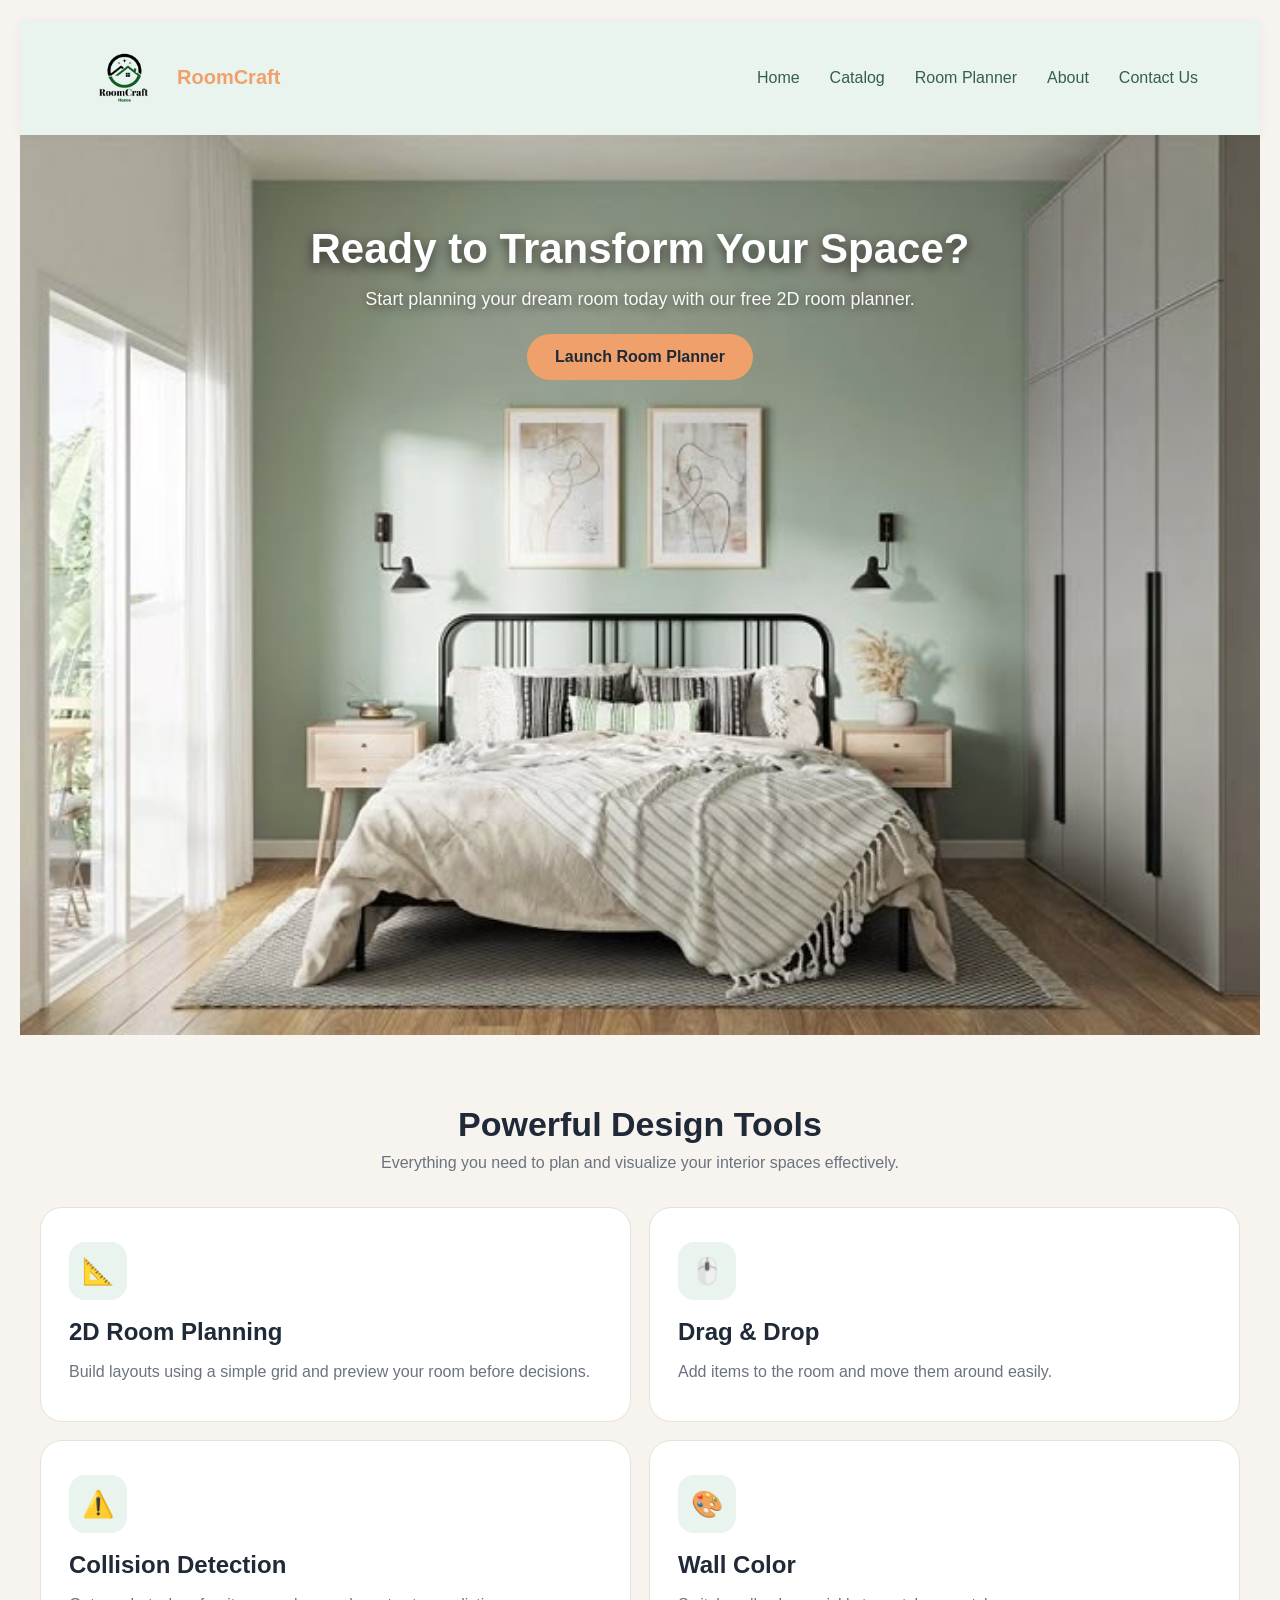
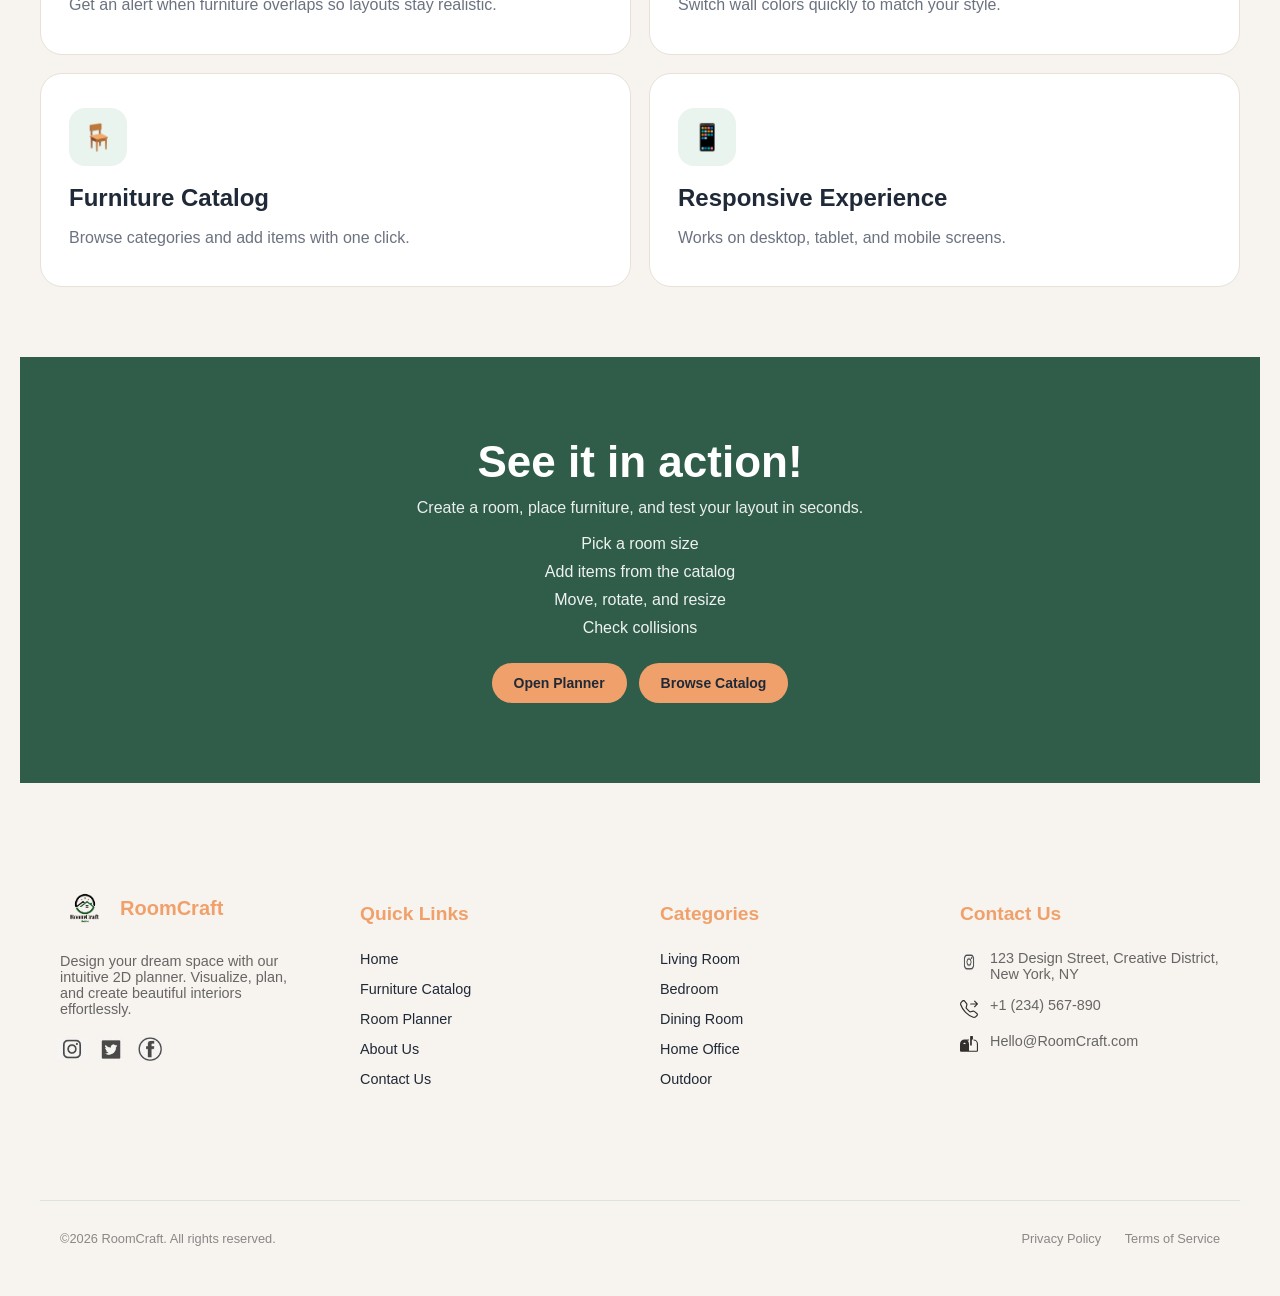
<file: index.html>
<!DOCTYPE html>
<html lang="en">

<head>
  <meta charset="UTF-8" />
  <meta name="viewport" content="width=device-width, initial-scale=1.0" />
  <title>RoomCraft | Home</title>

  <link rel="stylesheet" href="./index.css">

</head>

  

<body>
    <header class="mainNavbar">

        <div class="navLogo">
         <a href="index.html" class="logo">
          <img src="./images/LOGO.png" alt="RoomCraft logo" class="logoImage">
          <span class="logoText">RoomCraft</span>
         </a>
        </div>

        <button class="hamburgerBtn" id="hamburgerBtn">
            <span class="bar"></span>
            <span class="bar"></span>
            <span class="bar"></span>
        </button>

        <nav>
            <ul class="navLinks">
                <li><a href="index.html">Home</a></li>
                <li><a href="catalog.html">Catalog</a></li>
                <li><a href="planner.html">Room Planner</a></li>
                <li><a href="about.html">About</a></li>
                <li><a href="contactUs.html">Contact Us</a></li>
            </ul>
        </nav>

    </header>



 <main id="main">
  <section class="ctaSection" aria-label="Room planner call to action">
    <div class="ctaContainer container">
      <h1 class="ctaTitle">Ready to Transform Your Space?</h1>

      <p class="ctaDescription">
        Start planning your dream room today with our free 2D room planner.
      </p>

      <a href="planner.html" class="button">Launch Room Planner</a>
    </div>
  </section>

  <section class="toolsSection" aria-label="Design tools">
    <div class="toolsContainer container">
      <header class="sectionHeader">
        <h2 class="sectionTitle">Powerful Design Tools</h2>
        <p class="sectionSubtitle">
          Everything you need to plan and visualize your interior spaces effectively.
        </p>
      </header>

      <div class="toolsGrid">
        <article class="toolCard">
          <div class="toolIcon" aria-hidden="true">📐</div>
          <h3 class="toolTitle">2D Room Planning</h3>
          <p class="toolText">Build layouts using a simple grid and preview your room before decisions.</p>
        </article>

        <article class="toolCard">
          <div class="toolIcon" aria-hidden="true">🖱️</div>
          <h3 class="toolTitle">Drag &amp; Drop</h3>
          <p class="toolText">Add items to the room and move them around easily.</p>
        </article>

        <article class="toolCard">
          <div class="toolIcon" aria-hidden="true">⚠️</div>
          <h3 class="toolTitle">Collision Detection</h3>
          <p class="toolText">Get an alert when furniture overlaps so layouts stay realistic.</p>
        </article>

        <article class="toolCard">
          <div class="toolIcon" aria-hidden="true">🎨</div>
          <h3 class="toolTitle">Wall Color</h3>
          <p class="toolText">Switch wall colors quickly to match your style.</p>
        </article>

        <article class="toolCard">
          <div class="toolIcon" aria-hidden="true">🪑</div>
          <h3 class="toolTitle">Furniture Catalog</h3>
          <p class="toolText">Browse categories and add items with one click.</p>
        </article>

        <article class="toolCard">
          <div class="toolIcon" aria-hidden="true">📱</div>
          <h3 class="toolTitle">Responsive Experience</h3>
          <p class="toolText">Works on desktop, tablet, and mobile screens.</p>
        </article>
      </div>
    </div>
  </section>

  <section class="homePreviewSection" aria-label="Preview">
    <div class="previewContainer container">
      <div class="previewText">
        <h2 class="sectionTitle">See it in action!</h2>
        <p class="sectionSubtitle">
          Create a room, place furniture, and test your layout in seconds.
        </p>

        <ul class="previewList">
          <li>Pick a room size</li>
          <li>Add items from the catalog</li>
          <li>Move, rotate, and resize</li>
          <li>Check collisions</li>
        </ul>

        <div class="previewActions">
          <a class="button" href="planner.html">Open Planner</a>
          <a class="button" href="catalog.html">Browse Catalog</a>
        </div>
      </div>
    </div>
  </section>
</main>

   <footer>
        <div class="footerContainer">

            <div class="footerBrand">
                <div class="footerLogo">
                    <img src="./images/LOGO.png" alt="website logo" class="logoIcon">
                    <span class="logoText">RoomCraft</span>
                </div>
                <p class="footerBrandDescription">
                    Design your dream space with our intuitive 2D planner. Visualize, plan, and create beautiful
                    interiors effortlessly.
                </p>
                <div class="socialMediaIcons">
                    <a href="www.instagram.com"><img src="./images/instegarmIcon.png" alt="room designer instegram"></a>
                    <a href="www.twitter.com"><img src="./images/twitter.png" alt="room designer twitter"></a>
                    <a href="www.facebook.com"><img src="./images/facebook.png" alt="room designer facebook"></a>

                </div>
            </div>

            <div class="footerSection">
                <h3>Quick Links</h3>
                <ul class="footerLinks">
                    <li><a href="index.html">Home</a></li>
                    <li><a href="catalog.html">Furniture Catalog</a></li>
                    <li><a href="planner.html">Room Planner</a></li>
                    <li><a href="about.html">About Us</a></li>
                    <li><a href="contactUs.html">Contact Us</a></li>
                </ul>
            </div>

            <div class="footerCategories">
                <h3>Categories</h3>
                <ul class="footerLinks">
                    <li><a href="..........">Living Room</a></li>
                    <li><a href=".........">Bedroom</a></li>
                    <li><a href=".........">Dining Room</a></li>
                    <li><a href=".....">Home Office</a></li>
                    <li><a href="........">Outdoor</a></li>
                </ul>
            </div>

            <div class="footerContactUs">
                <h3>Contact Us</h3>
                <ul class="footerContactOptions">
                    <li>
                        <img src="./images/instegarmIcon.png" alt="location icon" class="contactUsIcons">
                        <!-- span is inline unlike p -->
                        <span>123 Design Street, Creative District, New York, NY</span>
                    </li>
                    <li>
                        <img src="./images/telephone-forward-Clear.svg" alt="phone number icon" class="contactUsIcons">
                        <span>+1 (234) 567-890</span>
                    </li>
                    <li>
                        <img src="./images/mailboxBlack-flag.svg" alt="email icon" class="contactUsIcons">
                        <span>Hello@RoomCraft.com</span>
                    </li>
                </ul>
            </div>
        </div>

        <div class="footerBottom">
            <!-- &copy = c in a circle -->
            <p>&copy;2026 RoomCraft. All rights reserved.</p>
            <div class="footerLegalyLinks">
                <a href=".....">Privacy Policy</a>
                <a href=".....">Terms of Service</a>
            </div>
        </div>
    </footer>
<script src="index.js"></script>

</body>

</html>
</file>
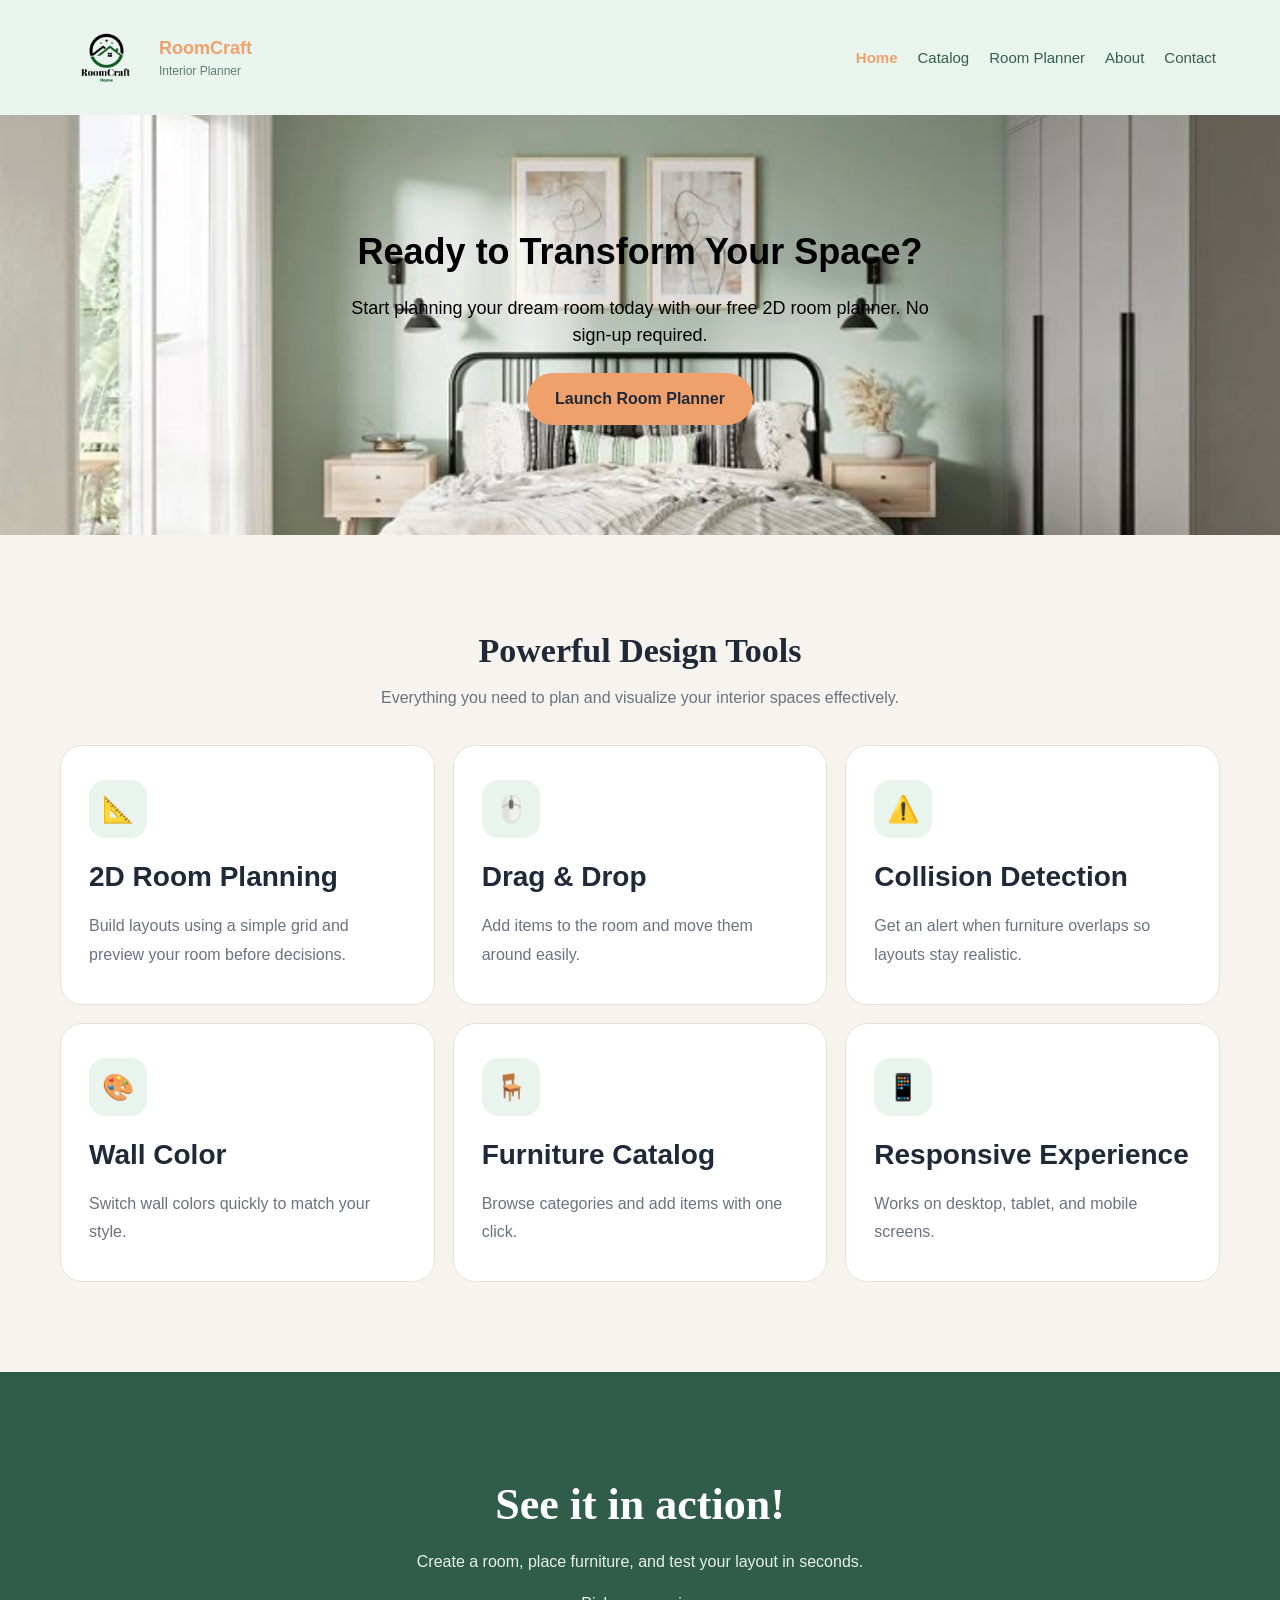
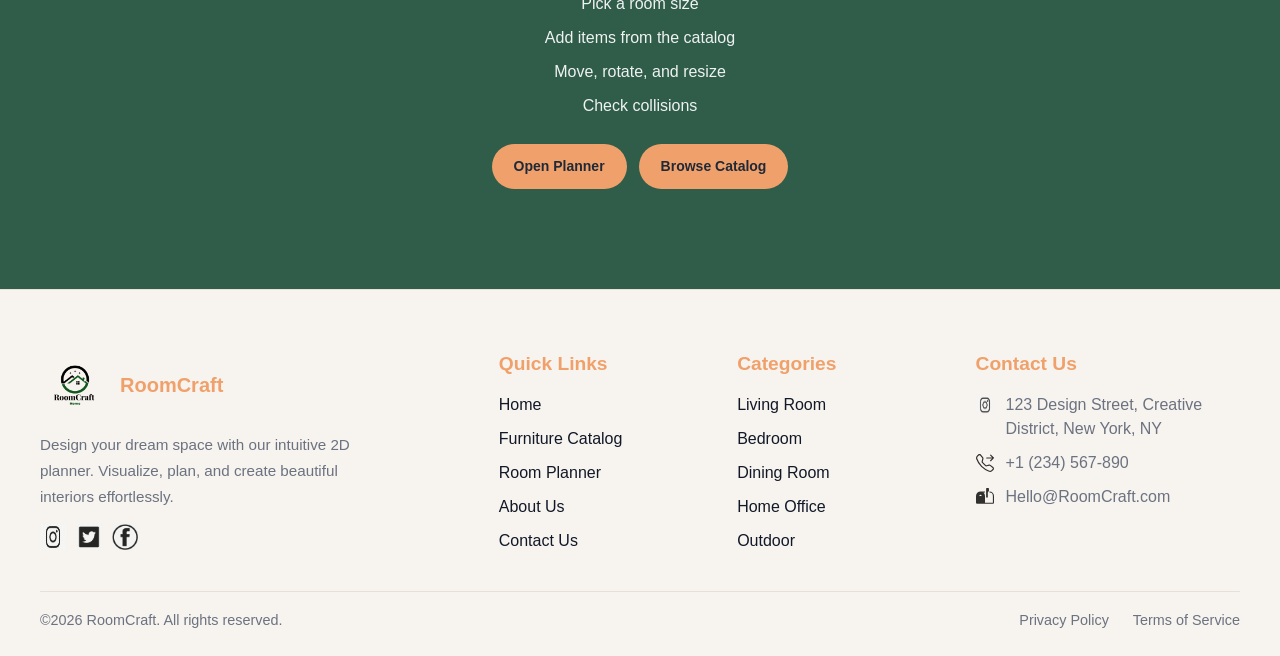
<file: index/index.html>
<!DOCTYPE html>
<html lang="en">

<head>
  <meta charset="UTF-8" />
  <meta name="viewport" content="width=device-width, initial-scale=1.0" />
  <title>RoomCraft | Home</title>

  <link rel="stylesheet" href="./index.css">

</head>

<body>
  

 <header class="mainNavbar">

  <div class="navLogo">
    <a href="index.html" class="logo" aria-label="RoomCraft Home">
      <img src="/images/LOGO.png" alt="RoomCraft" class="logo-image">
      <span class="logo-text">
        <span class="logo-name">RoomCraft</span>
        <span class="logo-tagline">Interior Planner</span>
      </span>
    </a>
  </div>

  <button class="hamburgerBtn" id="hamburgerBtn" aria-label="Toggle menu">
    <span class="bar"></span>
    <span class="bar"></span>
    <span class="bar"></span>
  </button>

  <nav aria-label="Main navigation">
    <ul class="navLinks">
      <li><a href="index.html" aria-current="page">Home</a></li>
      <li><a href="catalog.html">Catalog</a></li>
      <li><a href="planner.html">Room Planner</a></li>
      <li><a href="about.html">About</a></li>
      <li><a href="contact.html">Contact</a></li>
    </ul>
  </nav>

</header>



  <main id="main">
    <section class="cta-section" aria-label="Room planner call to action">
      <div class="cta-container">

        <h1 class="cta-title">
          Ready to Transform Your Space?
        </h1>

        <p class="cta-description">
          Start planning your dream room today with our free 2D room planner.
          No sign-up required.
        </p>

        <a href="planner.html" class="button">
          Launch Room Planner
        </a>

      </div>
    </section>

    <section class="tools-section" aria-label="Design tools">
      <div class="tools-container">
        <header class="section-header">
          <h2 class="section-title">Powerful Design Tools</h2>
          <p class="section-subtitle">
            Everything you need to plan and visualize your interior spaces effectively.
          </p>
        </header>

        <div class="tools-grid">
  <article class="tool-card">
  <div class="tool-icon" aria-hidden="true">📐</div>
  <h3 class="tool-title">2D Room Planning</h3>
  <p class="tool-text">
    Build layouts using a simple grid and preview your room before decisions.
  </p>
</article>

<article class="tool-card">
  <div class="tool-icon" aria-hidden="true">🖱️</div>
  <h3 class="tool-title">Drag &amp; Drop</h3>
  <p class="tool-text">
    Add items to the room and move them around easily.
  </p>
</article>

<article class="tool-card">
  <div class="tool-icon" aria-hidden="true">⚠️</div>
  <h3 class="tool-title">Collision Detection</h3>
  <p class="tool-text">
    Get an alert when furniture overlaps so layouts stay realistic.
  </p>
</article>

<article class="tool-card">
  <div class="tool-icon" aria-hidden="true">🎨</div>
  <h3 class="tool-title">Wall Color</h3>
  <p class="tool-text">
    Switch wall colors quickly to match your style.
  </p>
</article>

<article class="tool-card">
  <div class="tool-icon" aria-hidden="true">🪑</div>
  <h3 class="tool-title">Furniture Catalog</h3>
  <p class="tool-text">
    Browse categories and add items with one click.
  </p>
</article>

<article class="tool-card">
  <div class="tool-icon" aria-hidden="true">📱</div>
  <h3 class="tool-title">Responsive Experience</h3>
  <p class="tool-text">
    Works on desktop, tablet, and mobile screens.
  </p>
</article>

</div>
      </div>
    </section>

   <section class="home-preview-section" aria-label="Preview">
  <div class="preview-container">
    <div class="preview-text">
      <h2 class="section-title">See it in action!</h2>
      <p class="section-subtitle">
        Create a room, place furniture, and test your layout in seconds.
      </p>

      <ul class="preview-list">
        <li>Pick a room size</li>
        <li>Add items from the catalog</li>
        <li>Move, rotate, and resize</li>
        <li>Check collisions</li>
      </ul>

      <div class="preview-actions">
        <a class="button" href="planner.html">Open Planner</a>
        <a class="button" href="catalog.html">Browse Catalog</a>
      </div>
    </div>

  </div>
</section>


  </main>

  <footer>
        <div class="footerContainer">

            <div class="footerBrand">
                <div class="footerLogo">
                    <img src="/images/LOGO.png" alt="website logo" class="logoIcon">
                    <span class="logoText">RoomCraft</span>
                </div>
                <p class="footerBrandDescription">
                    Design your dream space with our intuitive 2D planner. Visualize, plan, and create beautiful
                    interiors effortlessly.
                </p>
                <div class="socialMediaIcons">
                    <a href="www.instagram.com"><img src="/images/instegarmIcon.png" alt="room designer instegram"></a>
                    <a href="www.twitter.com"><img src="/images/twitter.png" alt="room designer twitter"></a>
                    <a href="www.facebook.com"><img src="/images/facebook.png" alt="room designer facebook"></a>

                </div>
            </div>

            <div class="footerSection">
                <h3>Quick Links</h3>
                <ul class="footerLinks">
                    <li><a href="index.html">Home</a></li>
                    <li><a href="catalog.html">Furniture Catalog</a></li>
                    <li><a href="planner.html">Room Planner</a></li>
                    <li><a href="about.html">About Us</a></li>
                    <li><a href=".......">Contact Us</a></li>
                </ul>
            </div>

            <div class="footerCategories">
                <h3>Categories</h3>
                <ul class="footerLinks">
                    <li><a href="..........">Living Room</a></li>
                    <li><a href=".........">Bedroom</a></li>
                    <li><a href=".........">Dining Room</a></li>
                    <li><a href=".....">Home Office</a></li>
                    <li><a href="........">Outdoor</a></li>
                </ul>
            </div>

            <div class="footerContactUs">
                <h3>Contact Us</h3>
                <ul class="footerContactOptions">
                    <li>
                        <img src="/images/instegarmIcon.png" alt="location icon" class="contactUsIcons">
                        <!-- span is inline unlike p -->
                        <span>123 Design Street, Creative District, New York, NY</span>
                    </li>
                    <li>
                        <img src="/images/telephone-forward-Clear.svg" alt="phone number icon" class="contactUsIcons">
                        <span>+1 (234) 567-890</span>
                    </li>
                    <li>
                        <img src="/images/mailboxBlack-flag.svg" alt="email icon" class="contactUsIcons">
                        <span>Hello@RoomCraft.com</span>
                    </li>
                </ul>
            </div>
        </div>

        <div class="footerBottom">
            <!-- &copy = c in a circle -->
            <p>&copy;2026 RoomCraft. All rights reserved.</p>
            <div class="footerLegalyLinks">
                <a href=".....">Privacy Policy</a>
                <a href=".....">Terms of Service</a>
            </div>
        </div>
    </footer>
<script src="index.js"></script>

</body>
</html>
</file>
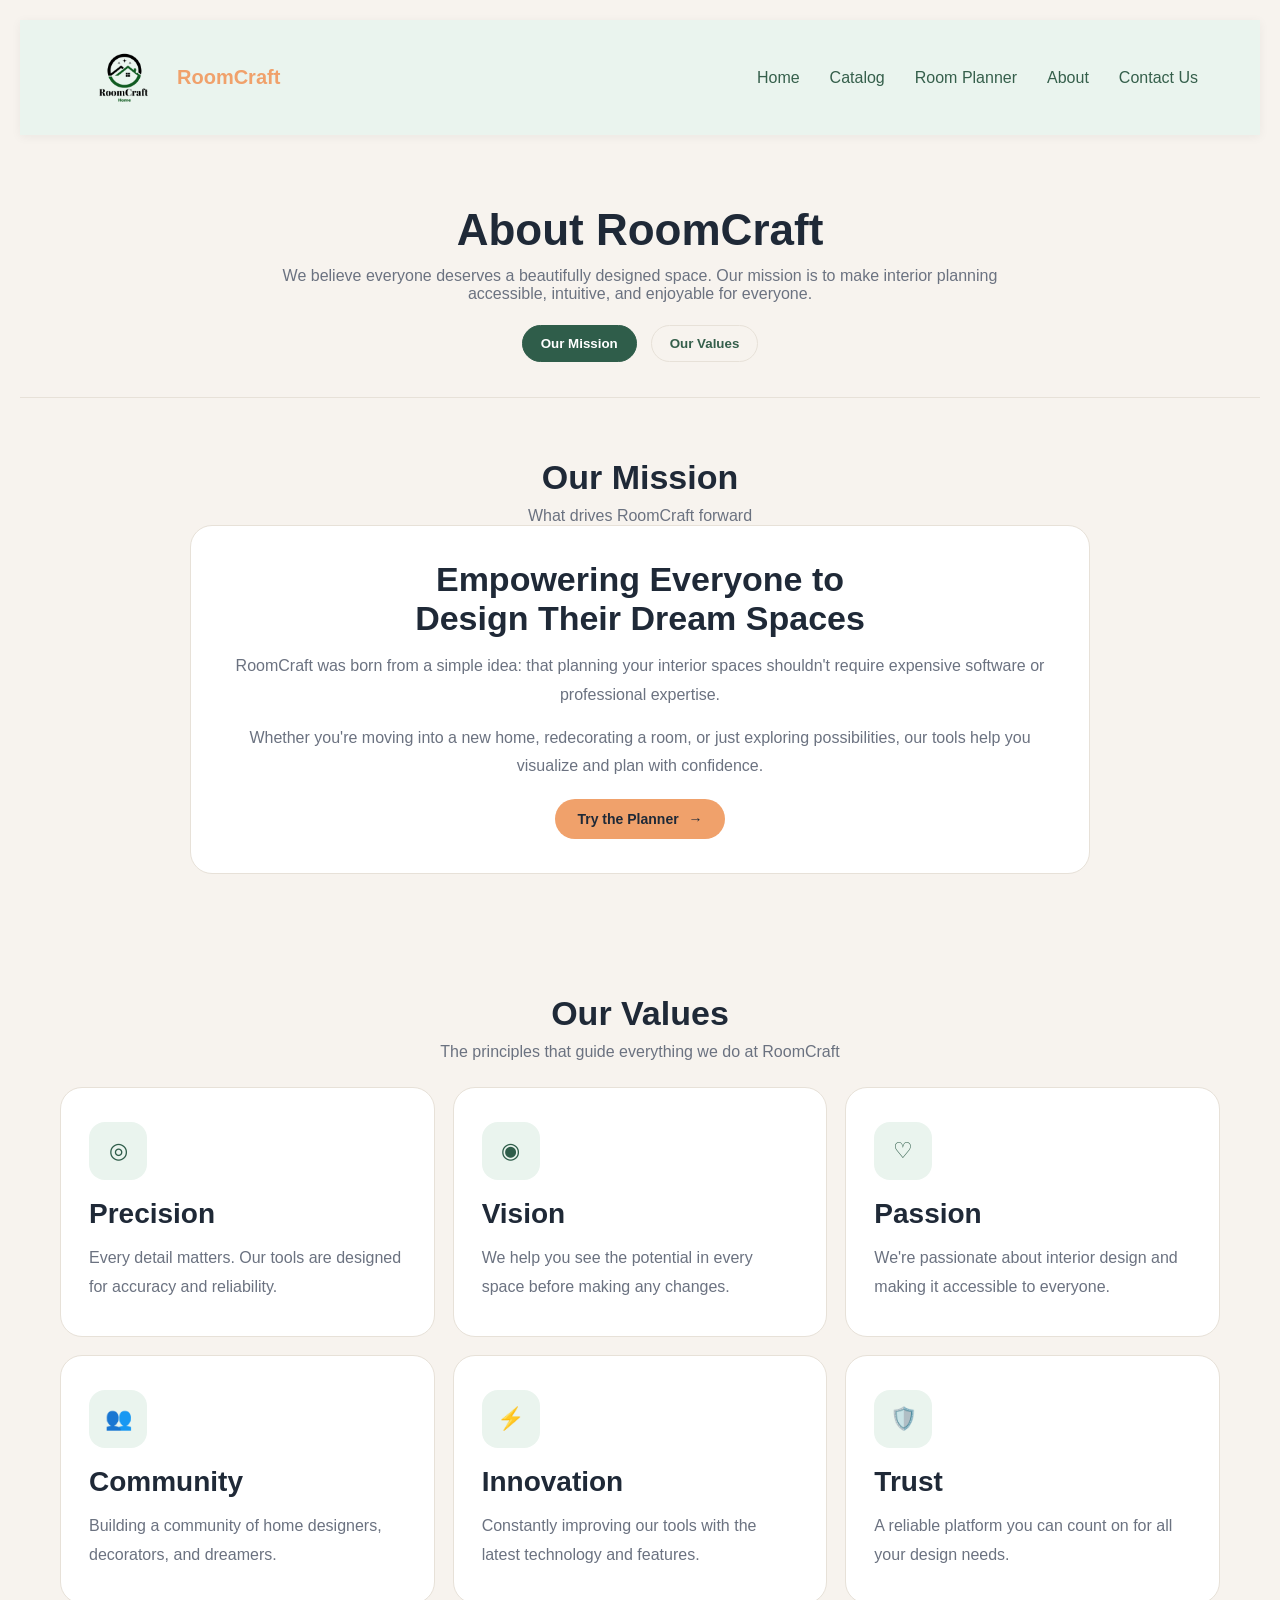
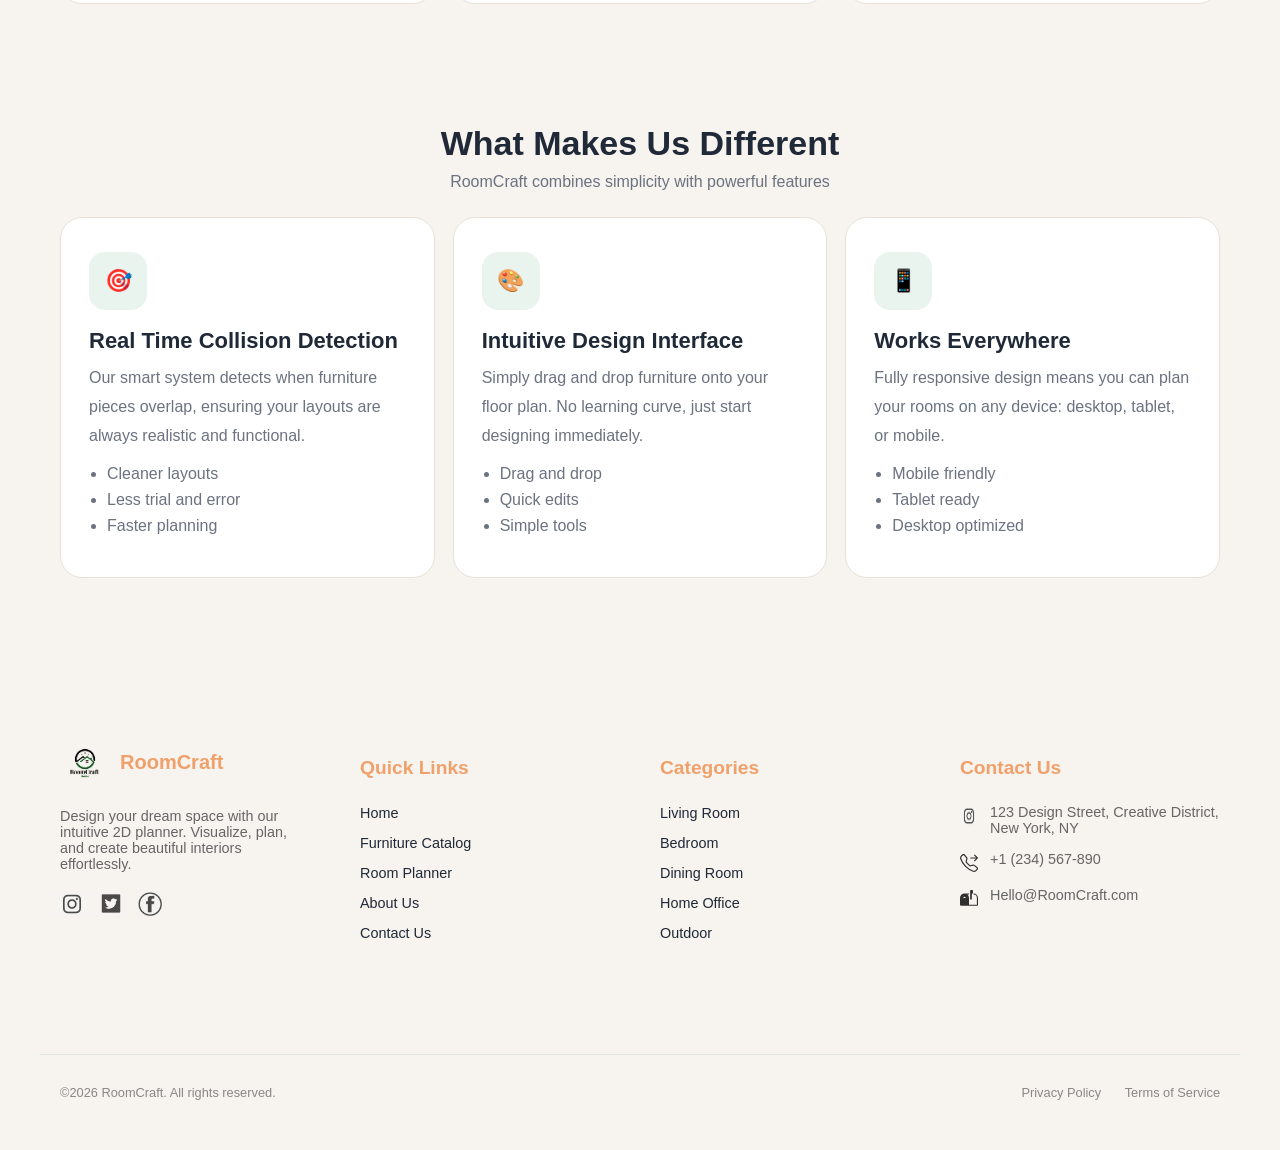
<file: about.html>
<!DOCTYPE html>
<html lang="en">
<head>
  <meta charset="UTF-8" />
  <meta name="viewport" content="width=device-width, initial-scale=1.0" />
  <title>About | RoomCraft</title>

  <link rel="stylesheet" href="./about.css" />
</head>

<body id="top">

   <header class="mainNavbar">

        <div class="navLogo">
         <a href="index.html" class="logo">
          <img src="./images/LOGO.png" alt="RoomCraft logo" class="logoImage">
          <span class="logoText">RoomCraft</span>
         </a>
        </div>

        <button class="hamburgerBtn" id="hamburgerBtn">
            <span class="bar"></span>
            <span class="bar"></span>
            <span class="bar"></span>
        </button>

        <nav>
            <ul class="navLinks">
                <li><a href="index.html">Home</a></li>
                <li><a href="catalog.html">Catalog</a></li>
                <li><a href="planner.html">Room Planner</a></li>
                <li><a href="about.html">About</a></li>
                <li><a href="contactUs.html">Contact Us</a></li>
            </ul>
        </nav>

    </header>


<main class="siteMain" id="mainContent">

  <section class="hero heroAbout" aria-labelledby="aboutTitle">
    <div class="container heroInner">
      <h1 id="aboutTitle" class="heroTitle">About RoomCraft</h1>

      <p class="heroSubtitle">
        We believe everyone deserves a beautifully designed space.
        Our mission is to make interior planning accessible, intuitive, and enjoyable for everyone.
      </p>

      <div class="aboutTabs">
        <button class="aboutTab isActive" data-target="mission">Our Mission</button>
        <button class="aboutTab" data-target="values">Our Values</button>
      </div>
    </div>
  </section>

  <hr class="sectionDivider" />

  <section class="section mission" id="mission">
    <h2 id="missionTitle" class="sectionTitle center">Our Mission</h2>
    <p class="sectionSubtitle center">
      What drives RoomCraft forward
    </p>

    <div class="container sectionGrid">
      <article class="contentBlock">

        <h3 class="sectionTitle">
          Empowering Everyone to<br />
          Design Their Dream Spaces
        </h3>

        <p class="sectionText">
          RoomCraft was born from a simple idea: that planning your interior spaces shouldn't require
          expensive software or professional expertise.
        </p>

        <p class="sectionText">
          Whether you're moving into a new home, redecorating a room, or just exploring possibilities,
          our tools help you visualize and plan with confidence.
        </p>

        <a class="btn btnPrimary" href="planner.html">
          Try the Planner <span class="btnIcon" aria-hidden="true">→</span>
        </a>

      </article>
    </div>
  </section>

  <section class="section values" id="values">
    <div class="container">
      <h2 id="valuesTitle" class="sectionTitle center">Our Values</h2>
      <p class="sectionSubtitle center">
        The principles that guide everything we do at <span class="brandInline">RoomCraft</span>
      </p>

      <div class="cardsGrid">
        <article class="valueCard">
          <div class="iconBadge" aria-hidden="true">◎</div>
          <h3 class="valueTitle">Precision</h3>
          <p class="valueText">Every detail matters. Our tools are designed for accuracy and reliability.</p>
        </article>

        <article class="valueCard">
          <div class="iconBadge" aria-hidden="true">◉</div>
          <h3 class="valueTitle">Vision</h3>
          <p class="valueText">We help you see the potential in every space before making any changes.</p>
        </article>

        <article class="valueCard">
          <div class="iconBadge" aria-hidden="true">♡</div>
          <h3 class="valueTitle">Passion</h3>
          <p class="valueText">We're passionate about interior design and making it accessible to everyone.</p>
        </article>

        <article class="valueCard">
          <div class="iconBadge" aria-hidden="true">👥</div>
          <h3 class="valueTitle">Community</h3>
          <p class="valueText">Building a community of home designers, decorators, and dreamers.</p>
        </article>

        <article class="valueCard">
          <div class="iconBadge" aria-hidden="true">⚡</div>
          <h3 class="valueTitle">Innovation</h3>
          <p class="valueText">Constantly improving our tools with the latest technology and features.</p>
        </article>

        <article class="valueCard">
          <div class="iconBadge" aria-hidden="true">🛡️</div>
          <h3 class="valueTitle">Trust</h3>
          <p class="valueText">A reliable platform you can count on for all your design needs.</p>
        </article>
      </div>
    </div>
  </section>

  <section class="section different" id="different" aria-labelledby="differentTitle">
    <div class="container">
      <h2 id="differentTitle" class="sectionTitle center">What Makes Us Different</h2>
      <p class="sectionSubtitle center">
        RoomCraft combines simplicity with powerful features
      </p>

      <div class="featuresGrid">
        <article class="featureCard">
          <div class="featureIcon" aria-hidden="true">🎯</div>
          <h3 class="featureTitle">Real Time Collision Detection</h3>
          <p class="featureText">
            Our smart system detects when furniture pieces overlap, ensuring your layouts are always realistic and functional.
          </p>
          <ul class="featureList">
            <li>Cleaner layouts</li>
            <li>Less trial and error</li>
            <li>Faster planning</li>
          </ul>
        </article>

        <article class="featureCard">
          <div class="featureIcon" aria-hidden="true">🎨</div>
          <h3 class="featureTitle">Intuitive Design Interface</h3>
          <p class="featureText">
            Simply drag and drop furniture onto your floor plan. No learning curve, just start designing immediately.
          </p>
          <ul class="featureList">
            <li>Drag and drop</li>
            <li>Quick edits</li>
            <li>Simple tools</li>
          </ul>
        </article>

        <article class="featureCard">
          <div class="featureIcon" aria-hidden="true">📱</div>
          <h3 class="featureTitle">Works Everywhere</h3>
          <p class="featureText">
            Fully responsive design means you can plan your rooms on any device: desktop, tablet, or mobile.
          </p>
          <ul class="featureList">
            <li>Mobile friendly</li>
            <li>Tablet ready</li>
            <li>Desktop optimized</li>
          </ul>
        </article>
      </div>
    </div>
  </section>

</main>

 <footer>
        <footer>
        <div class="footerContainer">

            <div class="footerBrand">
                <div class="footerLogo">
                    <img src="./images/LOGO.png" alt="website logo" class="logoIcon">
                    <span class="logoText">RoomCraft</span>
                </div>
                <p class="footerBrandDescription">
                    Design your dream space with our intuitive 2D planner. Visualize, plan, and create beautiful
                    interiors effortlessly.
                </p>
                <div class="socialMediaIcons">
                    <a href="www.instagram.com"><img src="./images/instegarmIcon.png" alt="room designer instegram"></a>
                    <a href="www.twitter.com"><img src="./images/twitter.png" alt="room designer twitter"></a>
                    <a href="www.facebook.com"><img src="./images/facebook.png" alt="room designer facebook"></a>

                </div>
            </div>

            <div class="footerSection">
                <h3>Quick Links</h3>
                <ul class="footerLinks">
                    <li><a href="index.html">Home</a></li>
                    <li><a href="catalog.html">Furniture Catalog</a></li>
                    <li><a href="planner.html">Room Planner</a></li>
                    <li><a href="about.html">About Us</a></li>
                    <li><a href="contactUs.html">Contact Us</a></li>
                </ul>
            </div>

            <div class="footerCategories">
                <h3>Categories</h3>
                <ul class="footerLinks">
                    <li><a href="..........">Living Room</a></li>
                    <li><a href=".........">Bedroom</a></li>
                    <li><a href=".........">Dining Room</a></li>
                    <li><a href=".....">Home Office</a></li>
                    <li><a href="........">Outdoor</a></li>
                </ul>
            </div>

            <div class="footerContactUs">
                <h3>Contact Us</h3>
                <ul class="footerContactOptions">
                    <li>
                        <img src="./images/instegarmIcon.png" alt="location icon" class="contactUsIcons">
                        <!-- span is inline unlike p -->
                        <span>123 Design Street, Creative District, New York, NY</span>
                    </li>
                    <li>
                        <img src="./images/telephone-forward-Clear.svg" alt="phone number icon" class="contactUsIcons">
                        <span>+1 (234) 567-890</span>
                    </li>
                    <li>
                        <img src="./images/mailboxBlack-flag.svg" alt="email icon" class="contactUsIcons">
                        <span>Hello@RoomCraft.com</span>
                    </li>
                </ul>
            </div>
        </div>

        <div class="footerBottom">
            <!-- &copy = c in a circle -->
            <p>&copy;2026 RoomCraft. All rights reserved.</p>
            <div class="footerLegalyLinks">
                <a href=".....">Privacy Policy</a>
                <a href=".....">Terms of Service</a>
            </div>
        </div>
    </footer>
<script src="./about.js"></script>

</body>
</html>
</file>
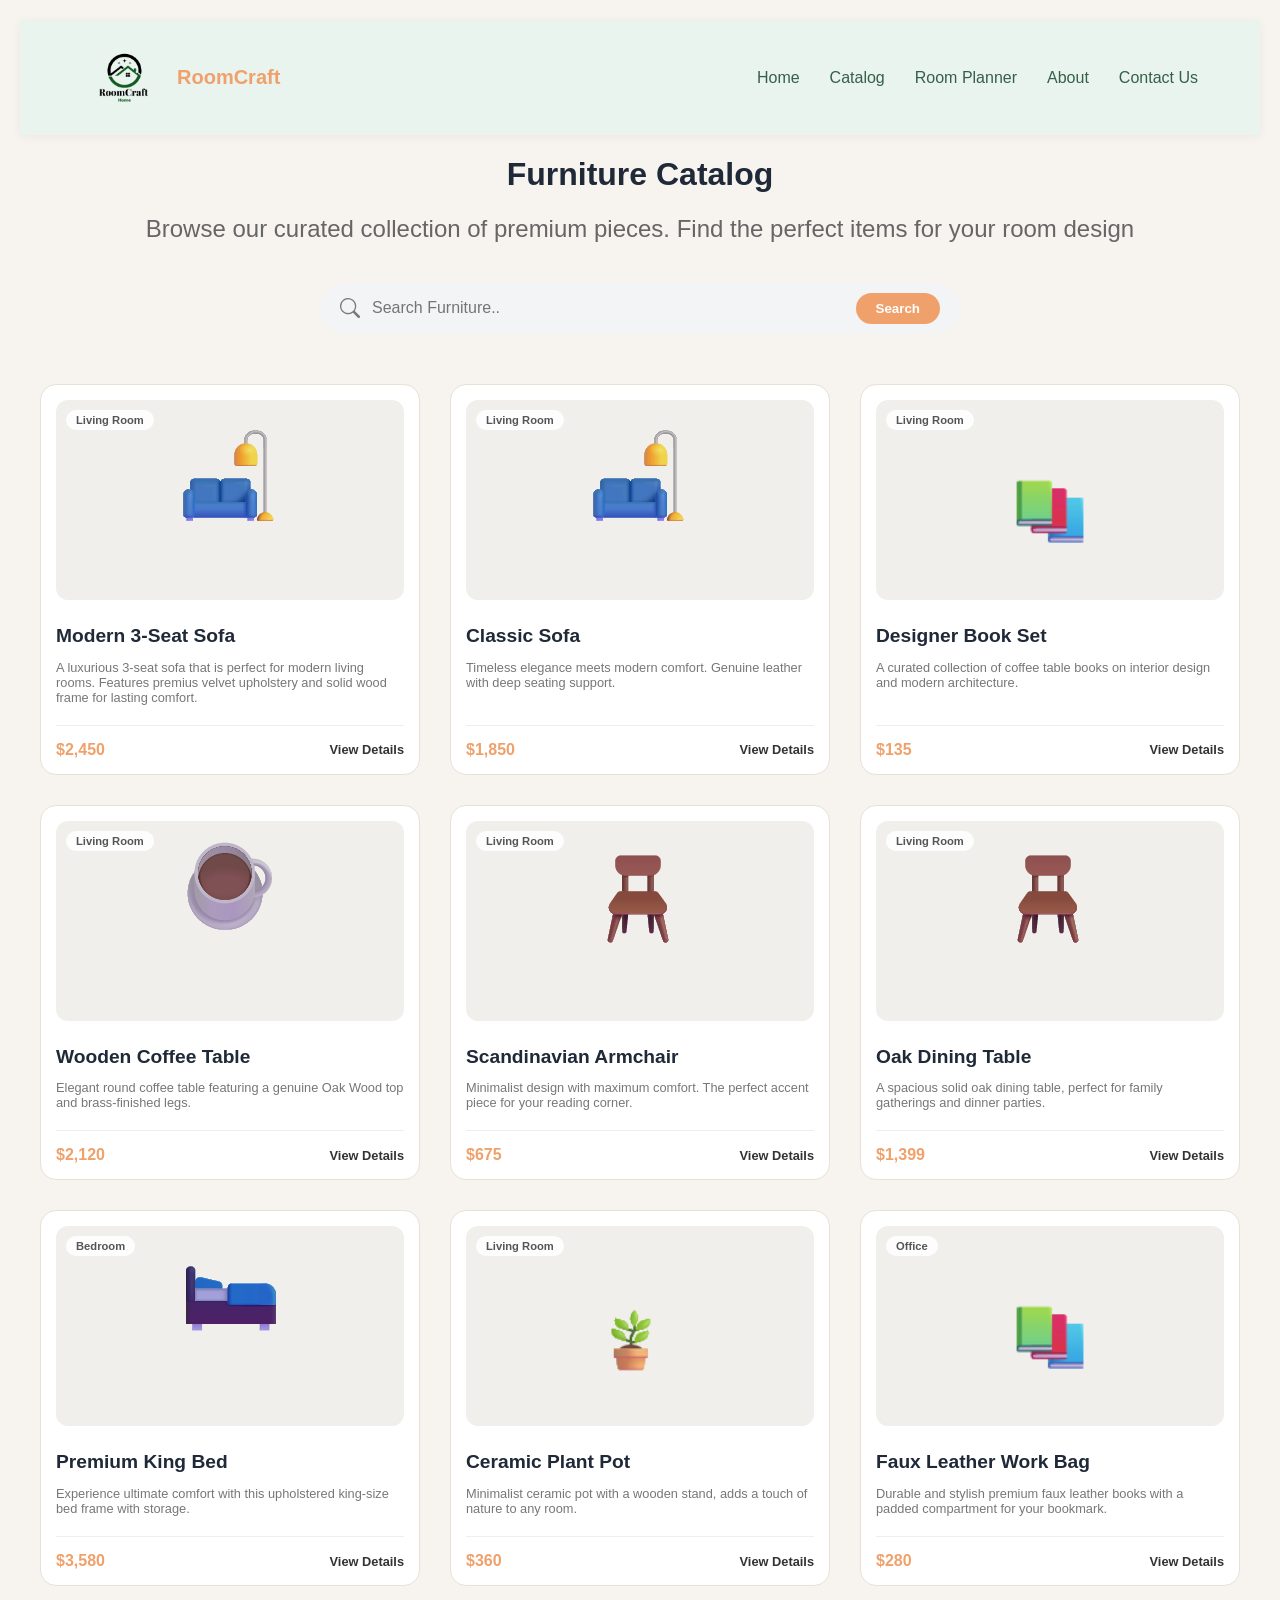
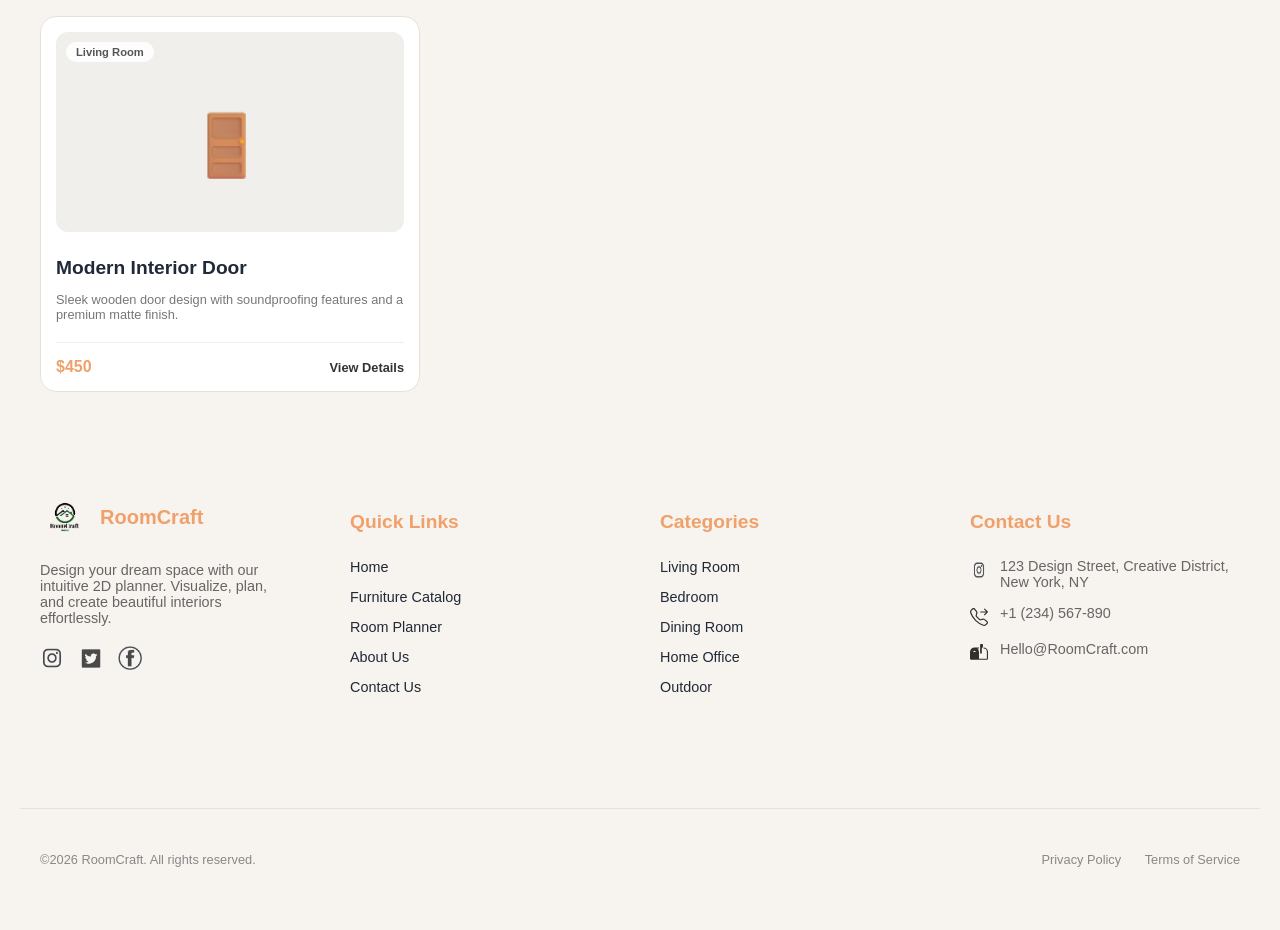
<file: catalog.html>
<!DOCTYPE html>
<html lang="en">

<head>
    <meta charset="UTF-8">
    <meta name="viewport" content="width=device-width, initial-scale=1.0">
    <title>RoomCraft Catalog</title>

    <link rel="stylesheet" href="catalog.css">
</head>

<body>
    <header class="mainNavbar">

        <div class="navLogo">
         <a href="index.html" class="logo">
          <img src="./images/LOGO.png" alt="RoomCraft logo" class="logoImage">
          <span class="logoText">RoomCraft</span>
         </a>
        </div>

        <button class="hamburgerBtn" id="hamburgerBtn">
            <span class="bar"></span>
            <span class="bar"></span>
            <span class="bar"></span>
        </button>

        <nav>
            <ul class="navLinks">
                <li><a href="index.html">Home</a></li>
                <li><a href="catalog.html">Catalog</a></li>
                <li><a href="planner.html">Room Planner</a></li>
                <li><a href="about.html">About</a></li>
                <li><a href="contactUs.html">Contact Us</a></li>
            </ul>
        </nav>

    </header>

    <h1>Furniture Catalog</h1>
    <h2>Browse our curated collection of premium pieces. Find the perfect items for your room design</h2>

    <form class="searchContainer">
        <img src="./images/searchIcon.svg" alt="grey search icon" class="searchIcon">
        <input type="text" placeholder="Search Furniture.." class="searchInput">
        <button type="submit" class="searchBtn">Search</button>
    </form>

    <div class="productsCatalog">
        <!-- a single item card, will duplicate for each item -->
        <!-- 3 seats sofa -->
        <article class="productCard" id="grey">
            <div class="cardContainer">
                <!-- the small icon on the top left corner -->
                <span class="prodCategory">Living Room </span>
                <img src="./images/Couch.png" alt="grey colored modern 3 seat sofa image">
            </div>

            <div class="cardContent">
                <h3 class="prodTitle">Modern 3-Seat Sofa</h3>
                <p>
                    A luxurious 3-seat sofa that is perfect for modern living rooms. Features premius velvet upholstery
                    and solid wood frame for lasting comfort.
                </p>
            </div>

            <div class="cardFooter">
                <span class="prodPrice">$2,450</span>
                <a href="................." class="detailsLink">View Details</a>
            </div>
        </article>

        <!-- classic sofa -->
        <article class="productCard" id="classicSofa">

            <div class="cardContainer">
                <span class="prodCategory">Living Room </span>
                <img src="./images/Couch.png" alt="2 seat elegant leather sofa image">
            </div>

            <div class="cardContent">
                <h3 class="prodTitle">Classic Sofa</h3>
                <p>
                    Timeless elegance meets modern comfort. Genuine leather with deep seating support. </p>
            </div>

            <div class="cardFooter">
                <span class="prodPrice">$1,850</span>
                <a href="................." class="detailsLink">View Details</a>
            </div>
        </article>

        <!-- books  -->
        <article class="productCard" id="books">

            <div class="cardContainer">
                <span class="prodCategory">Living Room</span>
                <img src="./images/book.png" alt="interior design books image" id="regularBooksImg">
            </div>

            <div class="cardContent">
                <h3 class="prodTitle">Designer Book Set</h3>
                <p>
                    A curated collection of coffee table books on interior design and modern architecture.
                </p>
            </div>

            <div class="cardFooter">
                <span class="prodPrice">$135</span>
                <a href="................." class="detailsLink">View Details</a>
            </div>
        </article>


        <!-- coffee table -->
        <article class="productCard" id="coffeeTable">

            <div class="cardContainer">
                <span class="prodCategory">Living Room </span>
                <img src="./images/CoffeeTable.png" alt="oak wood with brass legs coffee table image">
            </div>

            <div class="cardContent">
                <h3 class="prodTitle">Wooden Coffee Table</h3>
                <p>
                    Elegant round coffee table featuring a genuine Oak Wood top and brass-finished legs.
                </p>
            </div>

            <div class="cardFooter">
                <span class="prodPrice">$2,120</span>
                <a href="........" class="detailsLink">View Details</a>
            </div>
        </article>

        <!-- armchair  -->
        <article class="productCard" id="armchair">

            <div class="cardContainer">
                <span class="prodCategory">Living Room</span>
                <img src="./images/Chair.png" alt="scandinavian armachair image">
            </div>

            <div class="cardContent">
                <h3 class="prodTitle">Scandinavian Armchair</h3>
                <p>
                    Minimalist design with maximum comfort. The perfect accent piece for your reading corner.
                <p>
            </div>

            <div class="cardFooter">
                <span class="prodPrice">$675</span>
                <a href="................." class="detailsLink">View Details</a>
            </div>
        </article>

        <!-- dining table -->
        <article class="productCard" id="diningTable">

            <div class="cardContainer">
                <span class="prodCategory">Living Room </span>
                <img src="./images/Chair.png" alt="oak dining table image">
            </div>

            <div class="cardContent">
                <h3 class="prodTitle">Oak Dining Table</h3>
                <p>
                    A spacious solid oak dining table, perfect for family gatherings and dinner parties.
                </p>
            </div>

            <div class="cardFooter">
                <span class="prodPrice">$1,399</span>
                <a href="................." class="detailsLink">View Details</a>
            </div>
        </article>

        <!-- bed -->
        <article class="productCard" id="bed">

            <div class="cardContainer">
                <span class="prodCategory">Bedroom</span>
                <img src="./images/Bed.png  " alt="premium king bed image">
            </div>

            <div class="cardContent">
                <h3 class="prodTitle">Premium King Bed</h3>
                <p>
                    Experience ultimate comfort with this upholstered king-size bed frame with storage.
                </p>
            </div>

            <div class="cardFooter">
                <span class="prodPrice">$3,580</span>
                <a href="................." class="detailsLink">View Details</a>
            </div>
        </article>

        <!-- indoor plant -->
        <article class="productCard" id="plant">

            <div class="cardContainer">
                <span class="prodCategory">Living Room </span>
                <img src="./images/plant.png" alt="ceramic plant pot with wooden legs image" id="plantImg">
            </div>

            <div class="cardContent">
                <h3 class="prodTitle">Ceramic Plant Pot</h3>
                <p>
                    Minimalist ceramic pot with a wooden stand, adds a touch of nature to any room.
                </p>
            </div>

            <div class="cardFooter">
                <span class="prodPrice">$360</span>
                <a href="................." class="detailsLink">View Details</a>
            </div>
        </article>

        <!-- office books -->
        <article class="productCard" id="book">

            <div class="cardContainer">
                <span class="prodCategory">Office </span>
                <img src="./images/book.png" alt="faux leather work book image" id="officeBooksImg">
            </div>

            <div class="cardContent">
                <h3 class="prodTitle">Faux Leather Work Bag</h3>
                <p>
                    Durable and stylish premium faux leather books with a padded compartment for your bookmark.
                </p>
            </div>

            <div class="cardFooter">
                <span class="prodPrice">$280</span>
                <a href="................." class="detailsLink">View Details</a>
            </div>
        </article>

        <!-- modern door -->
        <article class="productCard" id="door">

            <div class="cardContainer">
                <span class="prodCategory" >Living Room </span>
                <img src="./images/door.png" alt="modern interior door image" id="doorImg">
            </div>

            <div class="cardContent">
                <h3 class="prodTitle">Modern Interior Door</h3>
                <p>
                    Sleek wooden door design with soundproofing features and a premium matte finish.
                </p>
            </div>

            <div class="cardFooter">
                <span class="prodPrice">$450</span>
                <a href="................." class="detailsLink">View Details</a>
            </div>
        </article>
    </div>

    <footer>
        <div class="footerContainer">

            <div class="footerBrand">
                <div class="footerLogo">
                    <img src="./images/LOGO.png" alt="website logo" class="logoIcon">
                    <span class="logoText">RoomCraft</span>
                </div>
                <p class="footerBrandDescription">
                    Design your dream space with our intuitive 2D planner. Visualize, plan, and create beautiful
                    interiors effortlessly.
                </p>
                <div class="socialMediaIcons">
                    <a href="www.instagram.com"><img src="./images/instegarmIcon.png" alt="room designer instegram"></a>
                    <a href="www.twitter.com"><img src="./images/twitter.png" alt="room designer twitter"></a>
                    <a href="www.facebook.com"><img src="./images/facebook.png" alt="room designer facebook"></a>

                </div>
            </div>

            <div class="footerSection">
                <h3>Quick Links</h3>
                <ul class="footerLinks">
                    <li><a href="index.html">Home</a></li>
                    <li><a href="catalog.html">Furniture Catalog</a></li>
                    <li><a href="planner.html">Room Planner</a></li>
                    <li><a href="......">About Us</a></li>
                    <li><a href=".......">Contact Us</a></li>
                </ul>
            </div>

            <div class="footerCategories">
                <h3>Categories</h3>
                <ul class="footerLinks">
                    <li><a href="..........">Living Room</a></li>
                    <li><a href=".........">Bedroom</a></li>
                    <li><a href=".........">Dining Room</a></li>
                    <li><a href=".....">Home Office</a></li>
                    <li><a href="........">Outdoor</a></li>
                </ul>
            </div>

            <div class="footerContactUs">
                <h3>Contact Us</h3>
                <ul class="footerContactOptions">
                    <li>
                        <img src="./images/instegarmIcon.png" alt="location icon" class="contactUsIcons">
                        <!-- span is inline unlike p -->
                        <span>123 Design Street, Creative District, New York, NY</span>
                    </li>
                    <li>
                        <img src="./images/telephone-forward-Clear.svg" alt="phone number icon" class="contactUsIcons">
                        <span>+1 (234) 567-890</span>
                    </li>
                    <li>
                        <img src="./images/mailboxBlack-flag.svg" alt="email icon" class="contactUsIcons">
                        <span>Hello@RoomCraft.com</span>
                    </li>
                </ul>
            </div>
        </div>

        <div class="footerBottom">
            <!-- &copy = c in a circle -->
            <p>&copy;2026 RoomCraft. All rights reserved.</p>
            <div class="footerLegalyLinks">
                <a href=".....">Privacy Policy</a>
                <a href=".....">Terms of Service</a>
            </div>
        </div>
    </footer>

    <script src="catalog.js"></script>
</body>

</html>
</file>
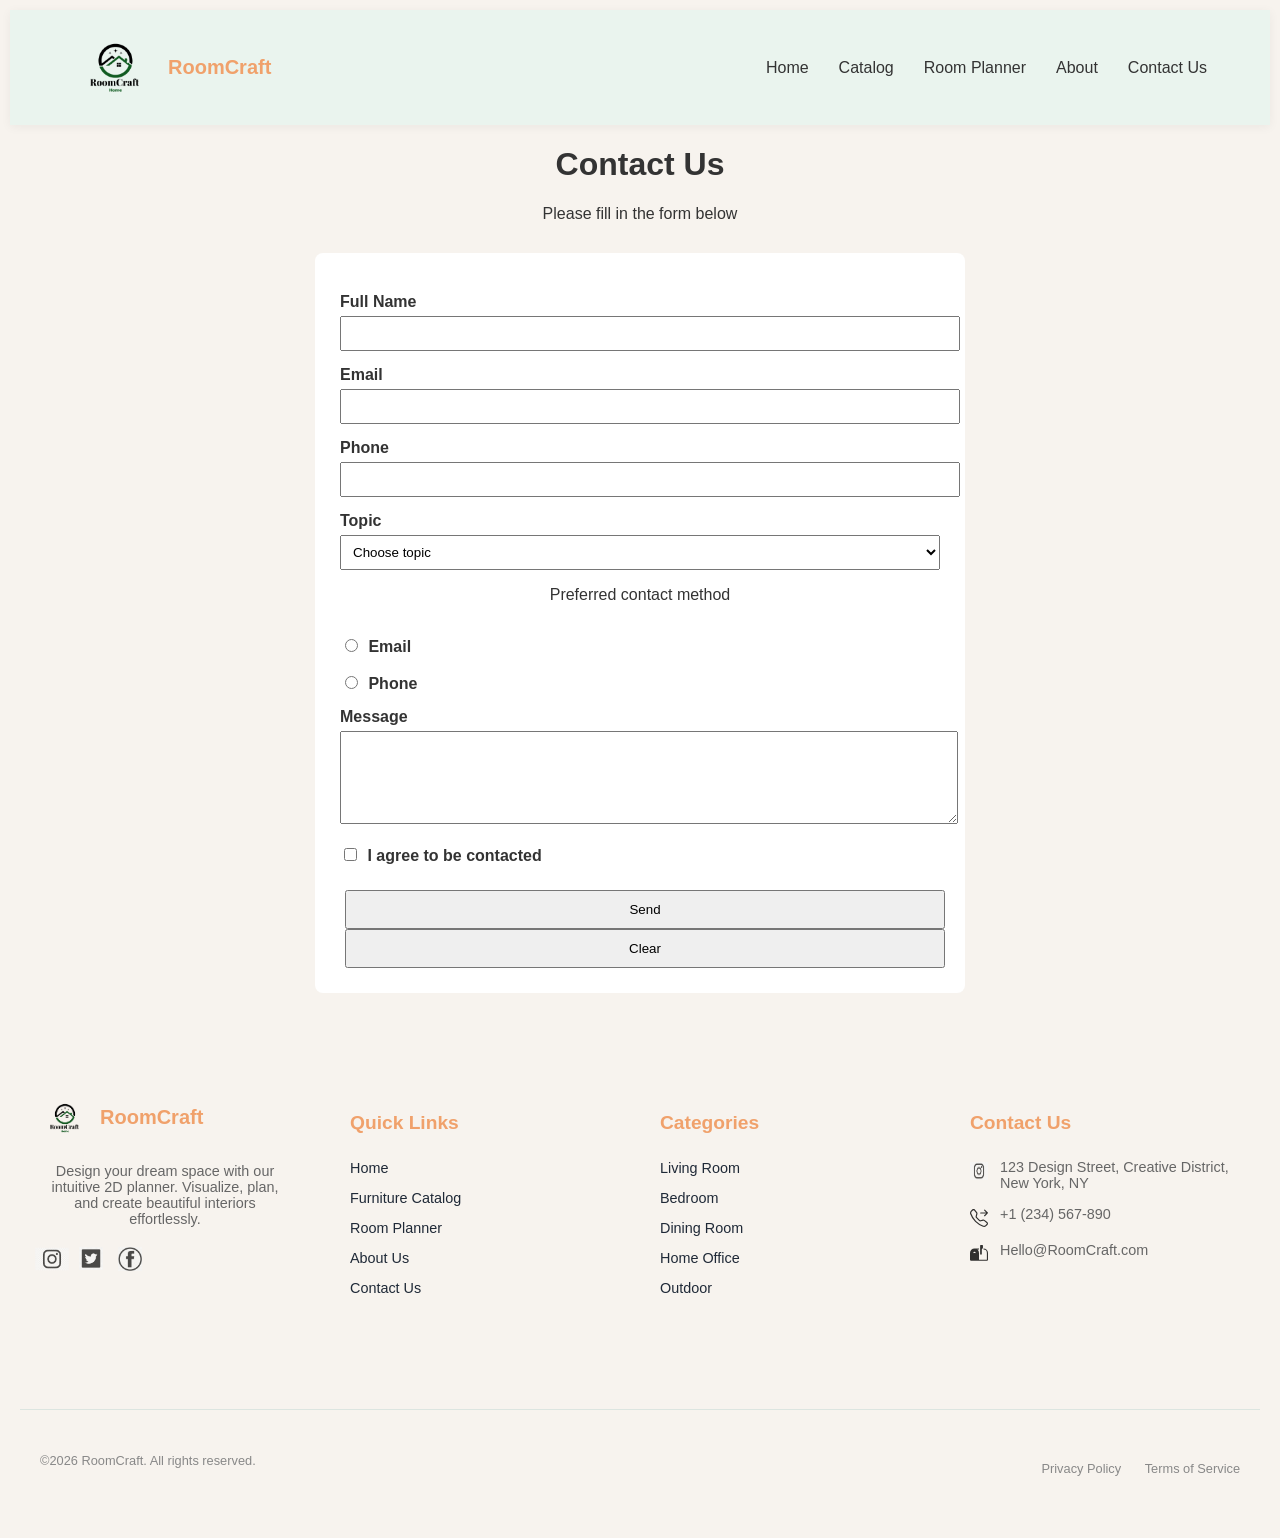
<file: contactUs.html>
<!DOCTYPE html>
<html lang="en">
<head>
  <meta charset="UTF-8">
  <title>Contact Us</title>
  <meta name="viewport" content="width=device-width, initial-scale=1.0">

  <link rel="stylesheet" href="contactUs.css">
</head>

<body>
   <header class="mainNavbar">

        <div class="navLogo">
         <a href="index.html" class="logo">
          <img src="./images/LOGO.png" alt="RoomCraft logo" class="logoImage">
          <span class="logoText">RoomCraft</span>
         </a>
        </div>

        <button class="hamburgerBtn" id="hamburgerBtn">
            <span class="bar"></span>
            <span class="bar"></span>
            <span class="bar"></span>
        </button>

        <nav>
            <ul class="navLinks">
                <li><a href="index.html">Home</a></li>
                <li><a href="catalog.html">Catalog</a></li>
                <li><a href="planner.html">Room Planner</a></li>
                <li><a href="about.html">About</a></li>
                <li><a href="contactUs.html">Contact Us</a></li>
            </ul>
        </nav>

    </header>

  <h1>Contact Us</h1>
  <p>Please fill in the form below</p>

  <form id="contactForm">

    <label for="fullName">Full Name</label>
    <input type="text" id="fullName" name="fullName">

    <label for="email">Email</label>
    <input type="email" id="email" name="email">

    <label for="phone">Phone</label>
    <input type="tel" id="phone" name="phone">

    <label for="topic">Topic</label>
    <select id="topic" name="topic">
      <option value="">Choose topic</option>
      <option value="support">Support</option>
      <option value="feedback">Feedback</option>
      <option value="business">Business</option>
    </select>

    <p>Preferred contact method</p>
    <label>
      <input type="radio" name="contactMethod" value="email">
      Email
    </label>

    <label>
      <input type="radio" name="contactMethod" value="phone">
      Phone
    </label>

    <label for="message">Message</label>
    <textarea id="message" name="message" rows="5"></textarea>

    <label>
      <input type="checkbox" id="agree">
      I agree to be contacted
    </label>

    <div class="buttons">
      <input type="submit" value="Send">
      <input type="reset" value="Clear">
    </div>

  </form>
<footer>
        <div class="footerContainer">

            <div class="footerBrand">
                <div class="footerLogo">
                    <img src="./images/LOGO.png" alt="website logo" class="logoIcon">
                    <span class="logoText">RoomCraft</span>
                </div>
                <p class="footerBrandDescription">
                    Design your dream space with our intuitive 2D planner. Visualize, plan, and create beautiful
                    interiors effortlessly.
                </p>
                <div class="socialMediaIcons">
                    <a href="www.instagram.com"><img src="./images/instegarmIcon.png" alt="room designer instegram"></a>
                    <a href="www.twitter.com"><img src="./images/twitter.png" alt="room designer twitter"></a>
                    <a href="www.facebook.com"><img src="./images/facebook.png" alt="room designer facebook"></a>

                </div>
            </div>

            <div class="footerSection">
                <h3>Quick Links</h3>
                <ul class="footerLinks">
                    <li><a href="index.html">Home</a></li>
                    <li><a href="catalog.html">Furniture Catalog</a></li>
                    <li><a href="planner.html">Room Planner</a></li>
                    <li><a href="about.html">About Us</a></li>
                    <li><a href="contactUs.html">Contact Us</a></li>
                </ul>
            </div>

            <div class="footerCategories">
                <h3>Categories</h3>
                <ul class="footerLinks">
                    <li><a href="..........">Living Room</a></li>
                    <li><a href=".........">Bedroom</a></li>
                    <li><a href=".........">Dining Room</a></li>
                    <li><a href=".....">Home Office</a></li>
                    <li><a href="........">Outdoor</a></li>
                </ul>
            </div>

            <div class="footerContactUs">
                <h3>Contact Us</h3>
                <ul class="footerContactOptions">
                    <li>
                        <img src="./images/instegarmIcon.png" alt="location icon" class="contactUsIcons">
                        <!-- span is inline unlike p -->
                        <span>123 Design Street, Creative District, New York, NY</span>
                    </li>
                    <li>
                        <img src="./images/telephone-forward-Clear.svg" alt="phone number icon" class="contactUsIcons">
                        <span>+1 (234) 567-890</span>
                    </li>
                    <li>
                        <img src="./images/mailboxBlack-flag.svg" alt="email icon" class="contactUsIcons">
                        <span>Hello@RoomCraft.com</span>
                    </li>
                </ul>
            </div>
        </div>

        <div class="footerBottom">
            <!-- &copy = c in a circle -->
            <p>&copy;2026 RoomCraft. All rights reserved.</p>
            <div class="footerLegalyLinks">
                <a href=".....">Privacy Policy</a>
                <a href=".....">Terms of Service</a>
            </div>
        </div>
    </footer>
  <script src="contactUs.js"></script>
</body>
</html>
</file>
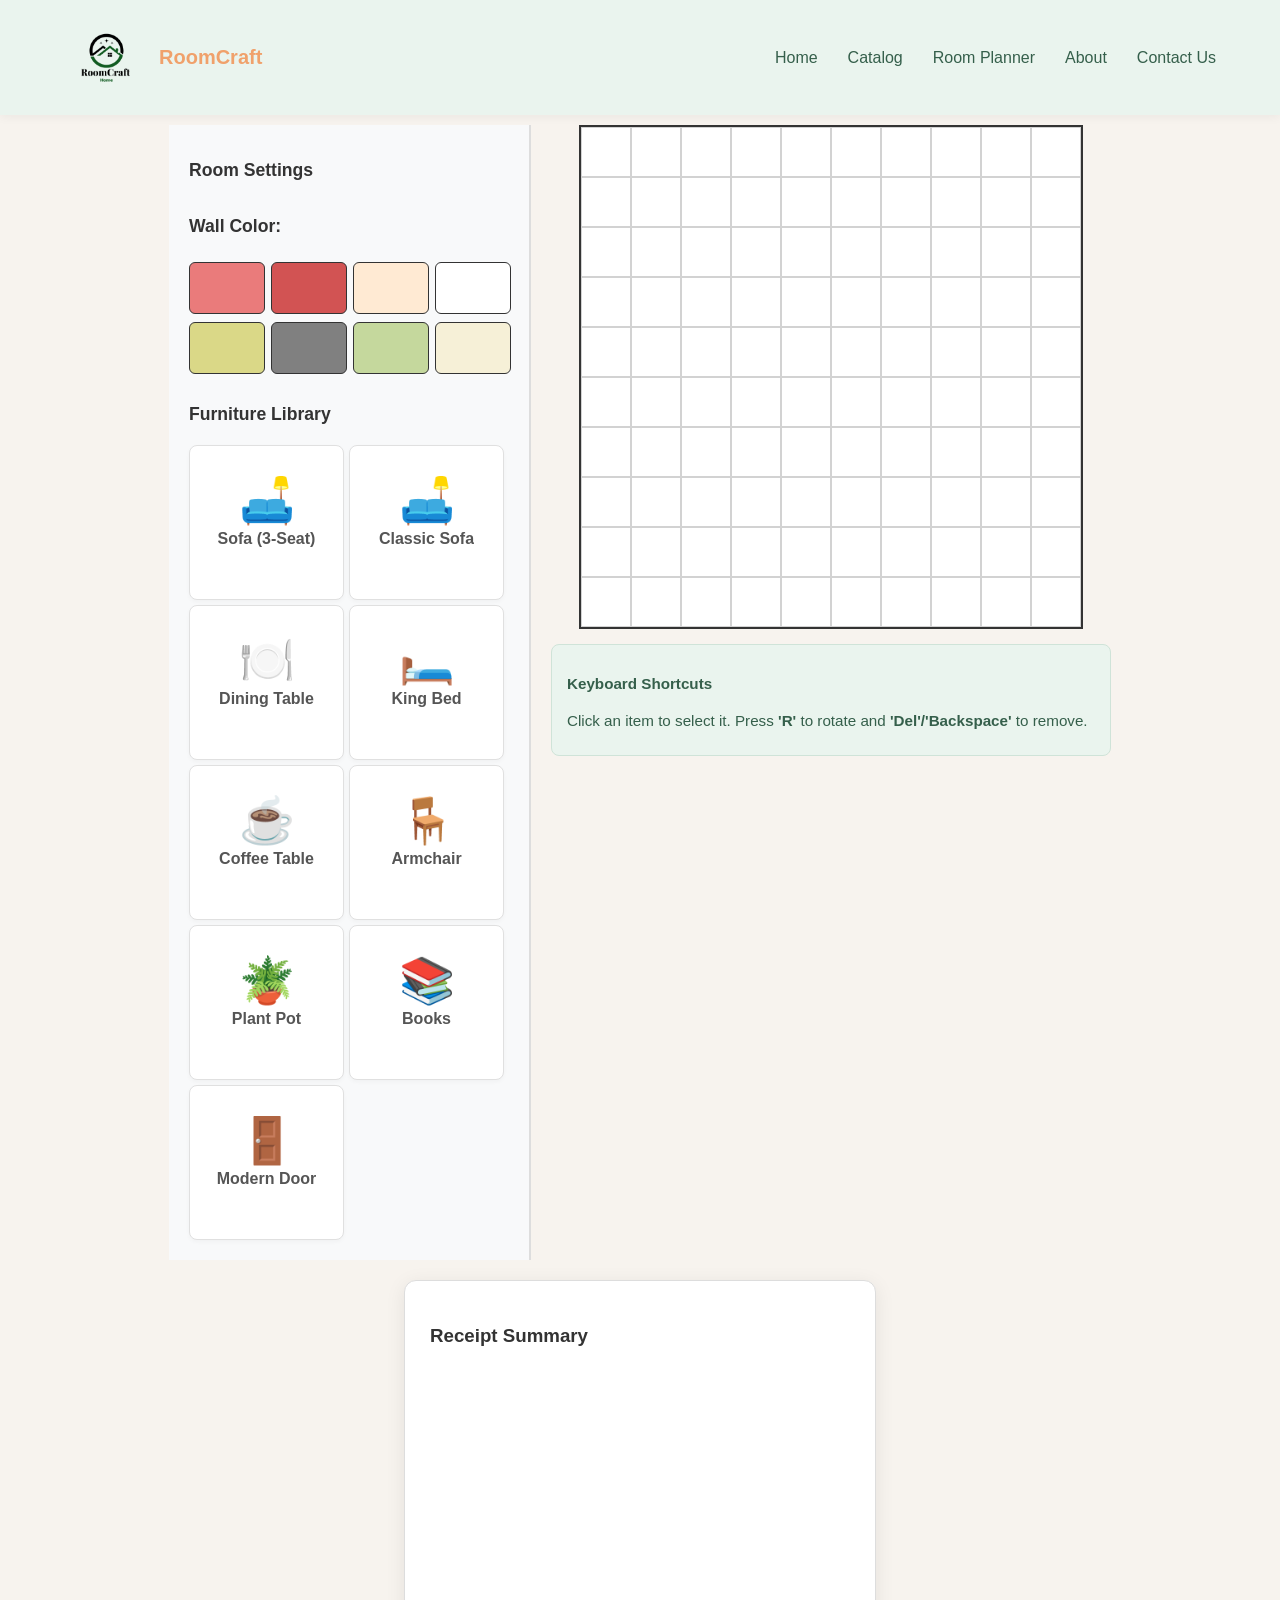
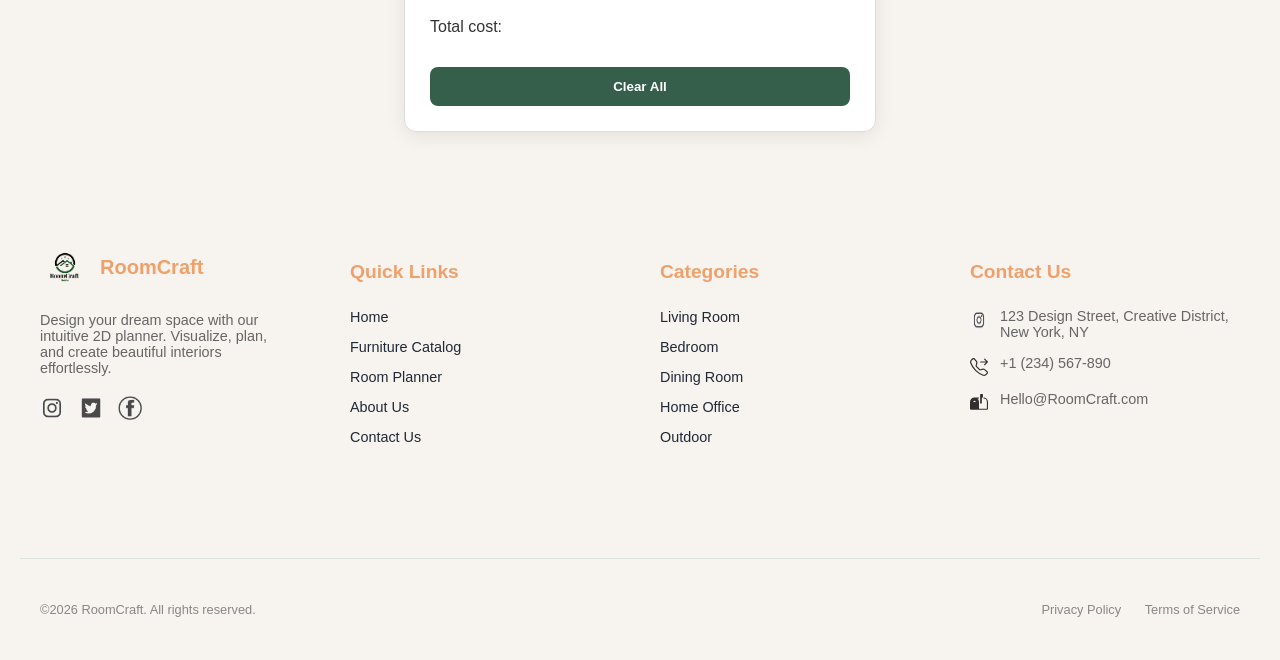
<file: planner.html>
<!DOCTYPE html>
<html lang="en" dir="ltr">
<head>
    <meta charset="UTF-8">
    <meta name="viewport" content="width=device-width, initial-scale=1.0">
    <title>2D Room Planner</title>
    <link rel="stylesheet" href="planner.css">
</head>
<body>
    <header class="mainNavbar">

         <div class="navLogo">
         <a href="index.html" class="logo">
          <img src="./images/LOGO.png" alt="RoomCraft logo" class="logoImage">
          <span class="logoText">RoomCraft</span>
         </a>
        </div>

        <button class="hamburgerBtn" id="hamburgerBtn">
            <span class="bar"></span>
            <span class="bar"></span>
            <span class="bar"></span>
        </button>

        <nav>
            <ul class="navLinks">
                <li><a href="index.html">Home</a></li>
                <li><a href="catalog.html">Catalog</a></li>
                <li><a href="planner.html">Room Planner</a></li>
                <li><a href="about.html">About</a></li>
                <li><a href="contactUs.html">Contact Us</a></li>
            </ul>
        </nav>

    </header>

    <main>
        <aside id="sidebar">
    <h3>Room Settings</h3>

    <h3>Wall Color:</h3>
    <div class="colorPickerContainer">
        <div class="wallColorPicker" id="EA7B7B"></div>
        <div class="wallColorPicker" id="D25353"></div>
        <div class="wallColorPicker" id="FFEAD3"></div>
        <div class="wallColorPicker" id="white"></div>
        <div class="wallColorPicker" id="DAD887"></div>
        <div class="wallColorPicker" id="grey"></div>
        <div class="wallColorPicker" id="C5D89D"></div>
        <div class="wallColorPicker" id="F6F0D7"></div>
    </div>

    <h3>Furniture Library</h3>
    <div class="furnitureLibraryGrid">
        <div class="furnitureCard" draggable="true" data-icon="🛋️" data-size="2" data-price="2450" data-name="Modern 3-Seat Sofa">
            <span>🛋️</span>
            <div class="cardLabel">Sofa (3-Seat)</div>
        </div>

        <div class="furnitureCard" draggable="true" data-icon="🛋️" data-size="2" data-price="1850" data-name="Classic Sofa">
            <span>🛋️</span>
            <div class="cardLabel">Classic Sofa</div>
        </div>

        <div class="furnitureCard" draggable="true" data-icon="🍽️" data-size="2" data-price="1399" data-name="Oak Dining Table">
            <span>🍽️</span>
            <div class="cardLabel">Dining Table</div>
        </div>

        <div class="furnitureCard" draggable="true" data-icon="🛏️" data-size="2" data-price="3580" data-name="Premium King Bed">
            <span>🛏️</span>
            <div class="cardLabel">King Bed</div>
        </div>

        <div class="furnitureCard" draggable="true" data-icon="☕" data-size="1" data-price="2120" data-name="Wooden Coffee Table">
            <span>☕</span>
            <div class="cardLabel">Coffee Table</div>
        </div>

        <div class="furnitureCard" draggable="true" data-icon="🪑" data-size="1" data-price="675" data-name="Scandinavian Armchair">
            <span>🪑</span>
            <div class="cardLabel">Armchair</div>
        </div>

        <div class="furnitureCard" draggable="true" data-icon="🪴" data-size="1" data-price="360" data-name="Ceramic Plant Pot">
            <span>🪴</span>
            <div class="cardLabel">Plant Pot</div>
        </div>

        <div class="furnitureCard" draggable="true" data-icon="📚" data-size="1" data-price="135" data-name="Designer Book Set">
            <span>📚</span>
            <div class="cardLabel">Books</div>
        </div>

        <div class="furnitureCard" draggable="true" data-icon="🚪" data-size="1" data-price="450" data-name="Modern Interior Door">
            <span>🚪</span>
            <div class="cardLabel">Modern Door</div>
        </div>
    </div>
    
</aside>

        <div class="centerContainer">
            <div id="roomGrid" class="gridContainer"></div>    
            <div class="shortcutsInfo">
                <h4>Keyboard Shortcuts</h4>
                <p>
                    Click an item to select it. Press <strong>'R'</strong> to rotate and <strong>'Del'/'Backspace'</strong> to remove.
                </p>
            </div>
        </div>
        <section class="receiptSection">
            <h3>Receipt Summary</h3>
            <ul id="receiptList" class="receiptList"></ul>
            <p>Total cost: <span id = "totalPrice"></span></p>
            <button id="resetButton" class="resetButton">Clear All</button>
        </section>
        

    </main>
    <footer>
        <div class="footerContainer">

            <div class="footerBrand">
                <div class="footerLogo">
                    <img src="./images/LOGO.png" alt="website logo" class="logoIcon">
                    <span class="logoText">RoomCraft</span>
                </div>
                <p class="footerBrandDescription">
                    Design your dream space with our intuitive 2D planner. Visualize, plan, and create beautiful
                    interiors effortlessly.
                </p>
                <div class="socialMediaIcons">
                    <a href="www.instagram.com"><img src="./images/instegarmIcon.png" alt="room designer instegram"></a>
                    <a href="www.twitter.com"><img src="./images/twitter.png" alt="room designer twitter"></a>
                    <a href="www.facebook.com"><img src="./images/facebook.png" alt="room designer facebook"></a>

                </div>
            </div>

            <div class="footerSection">
                <h3>Quick Links</h3>
                <ul class="footerLinks">
                    <li><a href="index.html">Home</a></li>
                    <li><a href="catalog.html">Furniture Catalog</a></li>
                    <li><a href="planner.html">Room Planner</a></li>
                    <li><a href="about.html">About Us</a></li>
                    <li><a href="contactUs.html">Contact Us</a></li>
                </ul>
            </div>

            <div class="footerCategories">
                <h3>Categories</h3>
                <ul class="footerLinks">
                    <li><a href="..........">Living Room</a></li>
                    <li><a href=".........">Bedroom</a></li>
                    <li><a href=".........">Dining Room</a></li>
                    <li><a href=".....">Home Office</a></li>
                    <li><a href="........">Outdoor</a></li>
                </ul>
            </div>

            <div class="footerContactUs">
                <h3>Contact Us</h3>
                <ul class="footerContactOptions">
                    <li>
                        <img src="./images/instegarmIcon.png" alt="location icon" class="contactUsIcons">
                        <!-- span is inline unlike p -->
                        <span>123 Design Street, Creative District, New York, NY</span>
                    </li>
                    <li>
                        <img src="./images/telephone-forward-Clear.svg" alt="phone number icon" class="contactUsIcons">
                        <span>+1 (234) 567-890</span>
                    </li>
                    <li>
                        <img src="./images/mailboxBlack-flag.svg" alt="email icon" class="contactUsIcons">
                        <span>Hello@RoomCraft.com</span>
                    </li>
                </ul>
            </div>
        </div>

        <div class="footerBottom">
            <!-- &copy = c in a circle -->
            <p>&copy;2026 RoomCraft. All rights reserved.</p>
            <div class="footerLegalyLinks">
                <a href=".....">Privacy Policy</a>
                <a href=".....">Terms of Service</a>
            </div>
        </div>
    </footer>
    <script src="planner.js"></script>
</body>
</html>
</file>
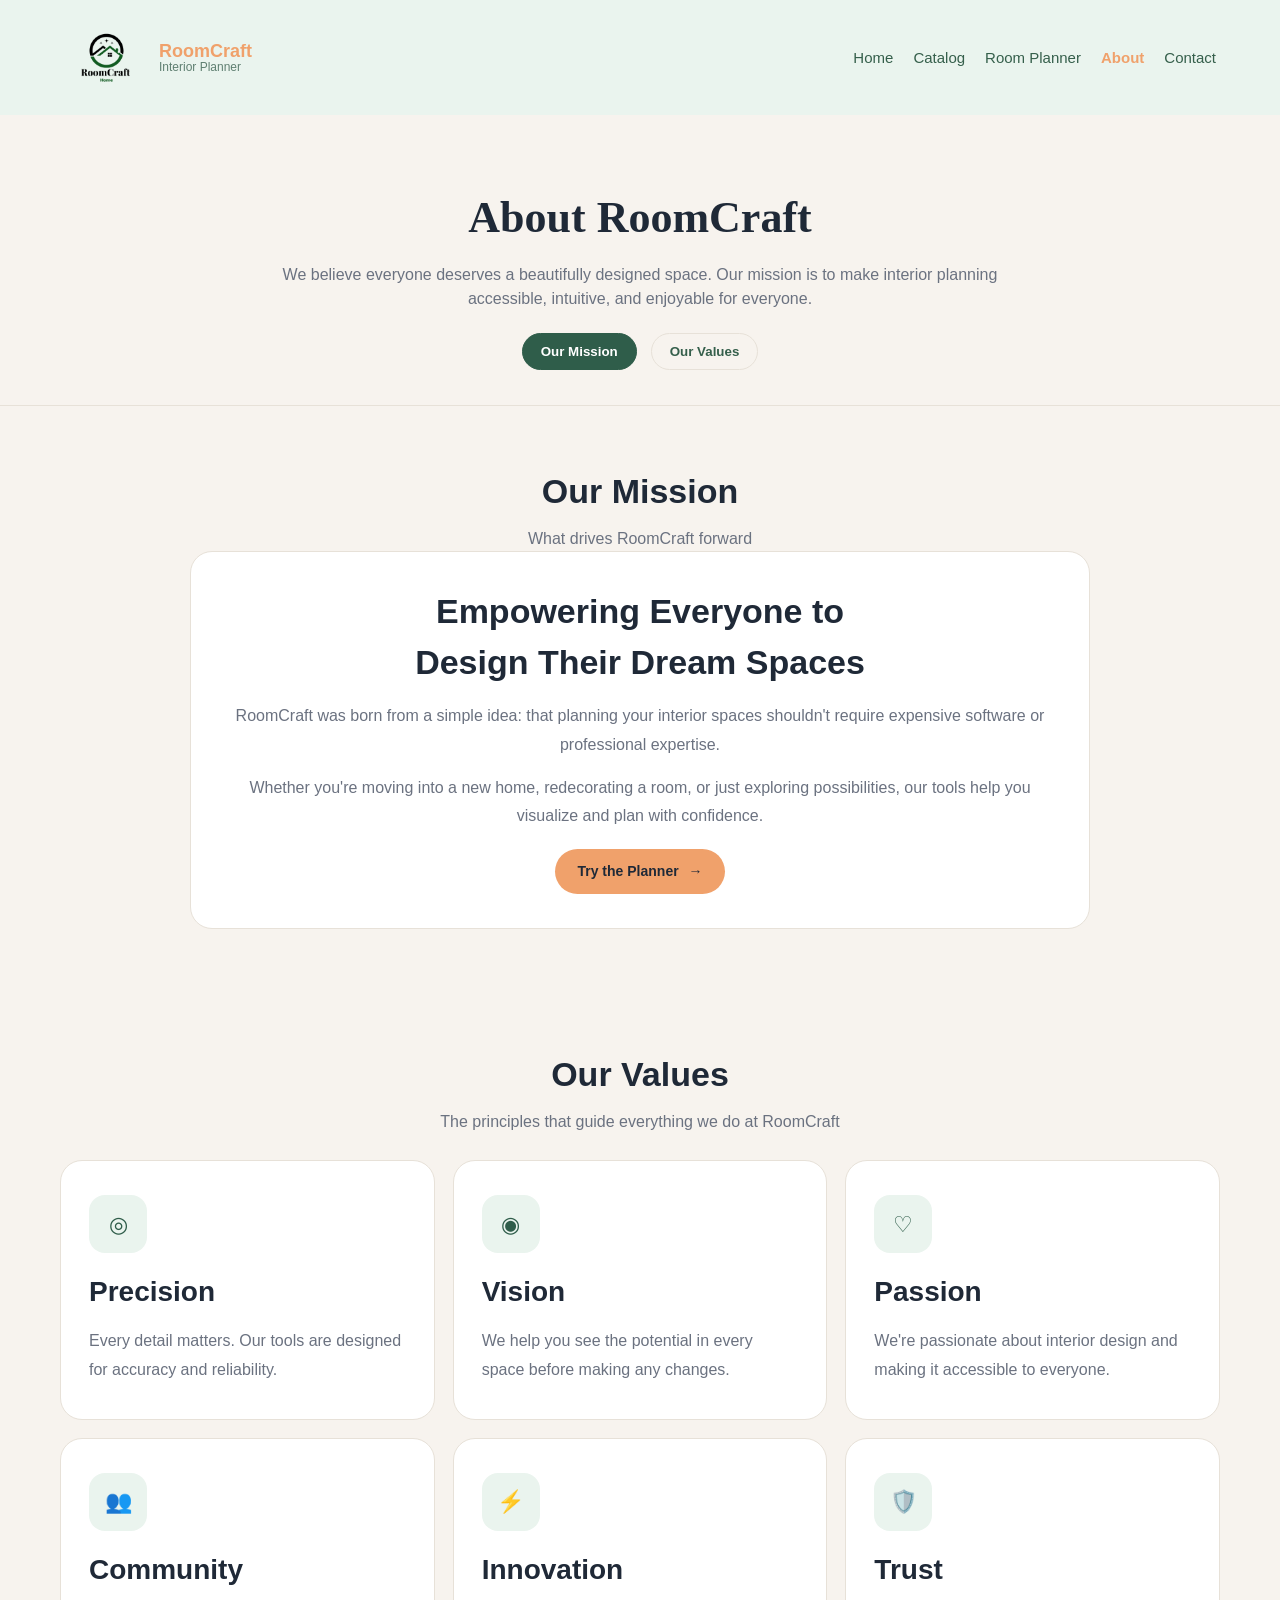
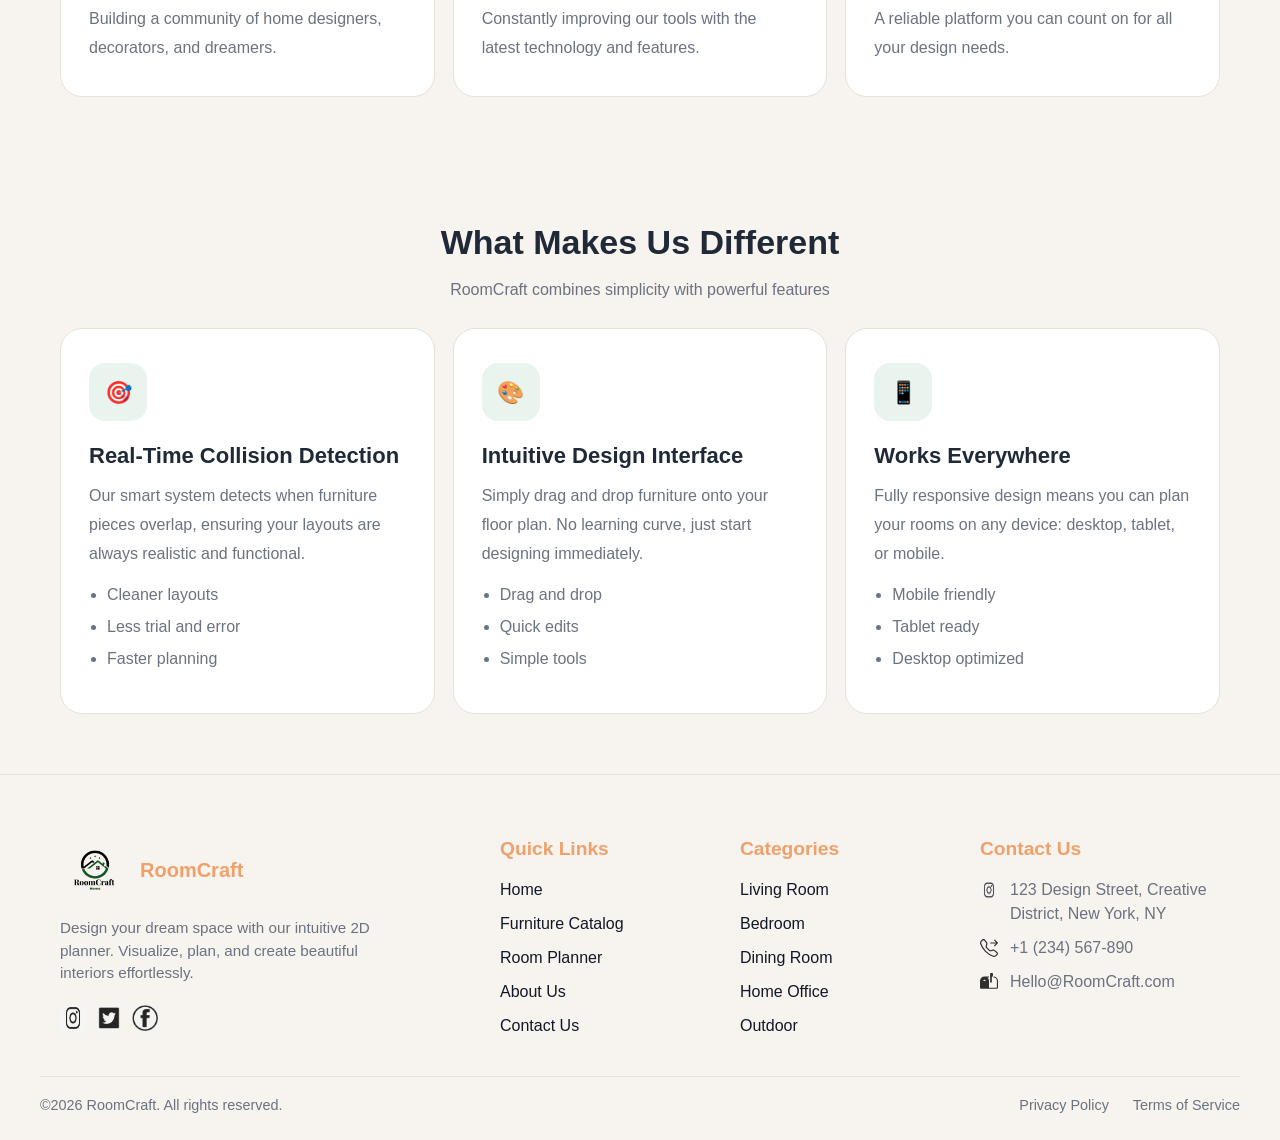
<file: about/about.html>
<!DOCTYPE html>
<html lang="en">
<head>
  <meta charset="UTF-8" />
  <meta name="viewport" content="width=device-width, initial-scale=1.0" />
  <title>About | RoomCraft</title>

  <link rel="stylesheet" href="./about.css" />
</head>

<body id="top">

  <header class="mainNavbar">

  <div class="navLogo">
    <a href="index.html" class="logo" aria-label="RoomCraft Home">
      <img src="/images/LOGO.png" alt="RoomCraft" class="logo-image">
      <span class="logo-text">
        <span class="logo-name">RoomCraft</span>
        <span class="logo-tagline">Interior Planner</span>
      </span>
    </a>
  </div>

  <button class="hamburgerBtn" id="hamburgerBtn" aria-label="Toggle menu">
    <span class="bar"></span>
    <span class="bar"></span>
    <span class="bar"></span>
  </button>

  <nav aria-label="Main navigation">
    <ul class="navLinks">
      <li><a href="index.html">Home</a></li>
      <li><a href="catalog.html">Catalog</a></li>
      <li><a href="planner.html">Room Planner</a></li>
      <li><a href="about.html" aria-current="page">About</a></li>
      <li><a href="contactUs.html">Contact</a></li>
    </ul>
  </nav>
  
</header>



<main class="site-main" id="mainContent">


    <section class="hero hero-about" aria-labelledby="aboutTitle">
  <div class="container hero-inner">
    <h1 id="aboutTitle" class="hero-title">About RoomCraft</h1>

    <p class="hero-subtitle">
      We believe everyone deserves a beautifully designed space.
      Our mission is to make interior planning accessible, intuitive, and enjoyable for everyone.
    </p>

    <div class="about-tabs">
  <button class="about-tab is-active" data-target="mission">Our Mission</button>
  <button class="about-tab" data-target="values">Our Values</button>
    </div>

  </div>
</section>


    <hr class="section-divider" />

    <section class="section mission" id="mission">

     <h2 id="missionTitle" class="section-title center">Our Mission</h2>
     <p class="section-subtitle center">
       What drives RoomCraft forward
      </p>
 
  <div class="container section-grid">
    <article class="content-block">

      <h3 class="section-title">
        Empowering Everyone to<br />
        Design Their Dream Spaces
      </h3>

      <p class="section-text">
        RoomCraft was born from a simple idea: that planning your interior spaces shouldn't require
        expensive software or professional expertise.
      </p>

      <p class="section-text">
        Whether you're moving into a new home, redecorating a room, or just exploring possibilities,
        our tools help you visualize and plan with confidence.
      </p>

      <a class="btn btn-primary" href="planner.html">
        Try the Planner <span class="btn-icon" aria-hidden="true">→</span>
      </a>

    </article>
  </div>

</section>


    <section class="section values" id="values">
      <div class="container">
        <h2 id="valuesTitle" class="section-title center">Our Values</h2>
        <p class="section-subtitle center">
          The principles that guide everything we do at <span class="brand-inline">RoomCraft</span>
        </p>

        <div class="cards-grid">
          <article class="value-card">
            <div class="icon-badge" aria-hidden="true">◎</div>
            <h3 class="value-title">Precision</h3>
            <p class="value-text">Every detail matters. Our tools are designed for accuracy and reliability.</p>
          </article>

          <article class="value-card">
            <div class="icon-badge" aria-hidden="true">◉</div>
            <h3 class="value-title">Vision</h3>
            <p class="value-text">We help you see the potential in every space before making any changes.</p>
          </article>

          <article class="value-card">
            <div class="icon-badge" aria-hidden="true">♡</div>
            <h3 class="value-title">Passion</h3>
            <p class="value-text">We're passionate about interior design and making it accessible to everyone.</p>
          </article>

          <article class="value-card">
            <div class="icon-badge" aria-hidden="true">👥</div>
            <h3 class="value-title">Community</h3>
            <p class="value-text">Building a community of home designers, decorators, and dreamers.</p>
          </article>

          <article class="value-card">
            <div class="icon-badge" aria-hidden="true">⚡</div>
            <h3 class="value-title">Innovation</h3>
            <p class="value-text">Constantly improving our tools with the latest technology and features.</p>
          </article>

          <article class="value-card">
            <div class="icon-badge" aria-hidden="true">🛡️</div>
            <h3 class="value-title">Trust</h3>
            <p class="value-text">A reliable platform you can count on for all your design needs.</p>
          </article>
        </div>
      </div>
    </section>

    <section class="section different" id="different" aria-labelledby="differentTitle">
      <div class="container">
        <h2 id="differentTitle" class="section-title center">What Makes Us Different</h2>
        <p class="section-subtitle center">
          RoomCraft combines simplicity with powerful features
        </p>

        <div class="features-grid">
          <article class="feature-card">
            <div class="feature-icon" aria-hidden="true">🎯</div>
            <h3 class="feature-title">Real-Time Collision Detection</h3>
            <p class="feature-text">
              Our smart system detects when furniture pieces overlap, ensuring your layouts are always realistic and functional.
            </p>
            <ul class="feature-list">
              <li>Cleaner layouts</li>
              <li>Less trial and error</li>
              <li>Faster planning</li>
            </ul>
          </article>

          <article class="feature-card">
            <div class="feature-icon" aria-hidden="true">🎨</div>
            <h3 class="feature-title">Intuitive Design Interface</h3>
            <p class="feature-text">
              Simply drag and drop furniture onto your floor plan. No learning curve, just start designing immediately.
            </p>
            <ul class="feature-list">
              <li>Drag and drop</li>
              <li>Quick edits</li>
              <li>Simple tools</li>
            </ul>
          </article>

          <article class="feature-card">
            <div class="feature-icon" aria-hidden="true">📱</div>
            <h3 class="feature-title">Works Everywhere</h3>
            <p class="feature-text">
              Fully responsive design means you can plan your rooms on any device: desktop, tablet, or mobile.
            </p>
            <ul class="feature-list">
              <li>Mobile friendly</li>
              <li>Tablet ready</li>
              <li>Desktop optimized</li>
            </ul>
          </article>
        </div>
      </div>
    </section>

  </main>

 <footer>
        <div class="footerContainer">

            <div class="footerBrand">
                <div class="footerLogo">
                    <img src="/images/LOGO.png" alt="website logo" class="logoIcon">
                    <span class="logoText">RoomCraft</span>
                </div>
                <p class="footerBrandDescription">
                    Design your dream space with our intuitive 2D planner. Visualize, plan, and create beautiful
                    interiors effortlessly.
                </p>
                <div class="socialMediaIcons">
                    <a href="www.instagram.com"><img src="/images/instegarmIcon.png" alt="room designer instegram"></a>
                    <a href="www.twitter.com"><img src="/images/twitter.png" alt="room designer twitter"></a>
                    <a href="www.facebook.com"><img src="/images/facebook.png" alt="room designer facebook"></a>

                </div>
            </div>

            <div class="footerSection">
                <h3>Quick Links</h3>
                <ul class="footerLinks">
                    <li><a href="index.html">Home</a></li>
                    <li><a href="catalog.html">Furniture Catalog</a></li>
                    <li><a href="planner.html">Room Planner</a></li>
                    <li><a href="about.html">About Us</a></li>
                    <li><a href=".......">Contact Us</a></li>
                </ul>
            </div>

            <div class="footerCategories">
                <h3>Categories</h3>
                <ul class="footerLinks">
                    <li><a href="..........">Living Room</a></li>
                    <li><a href=".........">Bedroom</a></li>
                    <li><a href=".........">Dining Room</a></li>
                    <li><a href=".....">Home Office</a></li>
                    <li><a href="........">Outdoor</a></li>
                </ul>
            </div>

            <div class="footerContactUs">
                <h3>Contact Us</h3>
                <ul class="footerContactOptions">
                    <li>
                        <img src="/images/instegarmIcon.png" alt="location icon" class="contactUsIcons">
                        <!-- span is inline unlike p -->
                        <span>123 Design Street, Creative District, New York, NY</span>
                    </li>
                    <li>
                        <img src="/images/telephone-forward-Clear.svg" alt="phone number icon" class="contactUsIcons">
                        <span>+1 (234) 567-890</span>
                    </li>
                    <li>
                        <img src="/images/mailboxBlack-flag.svg" alt="email icon" class="contactUsIcons">
                        <span>Hello@RoomCraft.com</span>
                    </li>
                </ul>
            </div>
        </div>

        <div class="footerBottom">
            <!-- &copy = c in a circle -->
            <p>&copy;2026 RoomCraft. All rights reserved.</p>
            <div class="footerLegalyLinks">
                <a href=".....">Privacy Policy</a>
                <a href=".....">Terms of Service</a>
            </div>
        </div>
    </footer>
<script src="./about.js"></script>

</body>
</html>
</file>
<file: index.css>
/* RESET */
* {
  margin: 0;
  padding: 0;
  box-sizing: border-box;
}
/* NAVBAR DESIGN */
.mainNavbar {
    display: flex;
    justify-content: space-between;
    align-items: center;
    padding: 15px 5%;
    background-color: #eaf4ee;
    box-shadow: 0 2px 10px rgba(0,0,0,0.05);
    position: sticky;
    /* makes sure the navBar stays at the top at all times */
    top: 0;
    z-index: 1000;
}

.navLinks {
    display: flex;      
    gap: 30px;
    list-style: none;
    align-items: center;
    margin: 0;
    padding: 0;
}

.navLinks a {
    text-decoration: none;
    /* no underline */
    color: #355f4b;
    font-weight: 500;
    transition: color 0.3s;
}
.hamburgerBtn {
    display: none; 
    /* no hamburBtn in screens differet than mobile */
}

/* only in mobile need to see the the hamburBtn */
@media (max-width: 768px) {
    .navLinks.nav-active {
        display: flex;
    }

    .hamburgerBtn {
        display: block;
        /* displays the btn */
        background: none;
        border: none;
        padding: 0;
    }
    .bar {
        display: block;
        width: 25px;
        height: 3px;
        background-color: #355f4b;
        margin: 5px auto;
        transition: all 0.3s ease-in-out;
    }
    /* dont want any links on mobile */
    .navLinks {
        display: none; 
        /*later the menue will be opened  */
       flex-direction: column;
        width: 100%;
        position: absolute;
        top: 60px;
        left: 0;
        background-color: #eaf4ee;
        padding: 20px;
        box-shadow: 0 5px 10px rgba(0,0,0,0.1);
        text-align: center;
        z-index: 100;
    }
}


/* HAMBURGER BUTTON */
.hamburgerBtn {
  display: none;
}

/* MOBILE MENU */
@media (max-width: 768px) {
  .navLinks.nav-active {
    display: flex;
  }

  .hamburgerBtn {
    display: block;
    background: none;
    border: none;
    padding: 0;
  }

  .bar {
    display: block;
    width: 25px;
    height: 3px;
    background-color: #355f4b;
    margin: 5px auto;
    transition: all 0.3s ease-in-out;
  }

  .navLinks {
    display: none;
    flex-direction: column;
    width: 100%;
    position: absolute;
    top: 60px;
    left: 0;
    background-color: #eaf4ee;
    padding: 20px;
    box-shadow: 0 5px 10px rgba(0, 0, 0, 0.1);
    text-align: center;
    z-index: 100;
  }
}

/* NAVBAR LOGO */
.logo {
  text-decoration: none;
  display: flex;
  align-items: center;
  gap: 10px;
  color: inherit;
}

.logoImage {
  height: 85px;
  width: auto;
  display: block;
}

.logoText {
  display: inline-flex;
  flex-direction: column;
  line-height: 1.05;

  /* merged duplicate footer styles into the same class */
  font-weight: bold;
  font-size: 1.25rem;
  color: #f0a16b;
}

.logoName {
  color: #f0a16b;
  font-size: 18px;
  font-weight: 700;
}

.logoTagline {
  color: #5f7f71;
  font-size: 12px;
  display: block;
}

body {
    font-family: "Assistant", sans-serif;
    background-color: #f7f3ee;
    color: #1f2937;
    margin: 0;
    padding: 20px;
}

/* SHARED */
.button {
  display: inline-block;
  padding: 12px 24px;
  text-decoration: none;
  font-size: 16px;
  font-weight: 600;
  border-radius: 8px;
  cursor: pointer;
}

/* HERO SECTION */
.ctaSection {
  min-height: 100vh;
  padding: 90px 20px;
  text-align: center;
  color: #000;

  background-image: url("images/Roomnew.png");
  background-size: cover;
  background-position: center;
  background-repeat: no-repeat;
}


.ctaTitle {
  font-size: 42px;
  font-weight: 800;
  color: #ffffff;
  margin-bottom: 16px;
  text-shadow: 0 4px 12px rgba(0, 0, 0, 0.6);
}

.ctaDescription {
  font-size: 18px;
  color: rgba(255, 255, 255, 0.95);
  max-width: 600px;
  margin: 0 auto 24px;
  text-shadow: 0 2px 8px rgba(0, 0, 0, 0.5);
}



.ctaSection .button {
  background-color: #f0a16b;
  color: #1f2937;
  padding: 14px 28px;
  border-radius: 999px;
}

.ctaSection .button:hover {
  background-color: #e89358;
}


/* TOOLS SECTION */
.toolsSection {
  background-color: #f7f3ee;
  padding: 70px 20px;
}

.sectionHeader {
  text-align: center;
  margin-bottom: 35px;
}

.sectionTitle {
  font-family: "Assistant", sans-serif;
  font-size: 34px;
  color: #1f2937;
  margin-bottom: 10px;
}

.sectionSubtitle {
  color: #6b7280;
  max-width: 650px;
  margin: 0 auto;
  font-size: 16px;
}

.toolsGrid {
  display: grid;
  grid-template-columns: 1fr 1fr;
  gap: 18px;
  max-width: 1200px;
  margin: 0 auto;
}

.toolCard {
  background-color: #ffffff;
  border: 1px solid #e7e1d8;
  border-radius: 22px;
  padding: 34px 28px;
  transition: transform 0.2s, box-shadow 0.2s;
}

.toolCard:hover {
  box-shadow: 0 14px 30px rgba(0, 0, 0, 0.08);
  transform: translateY(-3px);
}

.toolIcon {
  width: 58px;
  height: 58px;
  border-radius: 16px;
  background-color: #eaf4ee;
  display: flex;
  align-items: center;
  justify-content: center;
  margin-bottom: 18px;
  font-size: 26px;
  line-height: 1;
}

.toolTitle {
  font-size: 24px;
  margin-bottom: 12px;
  color: #1f2937;
}

.toolText {
  font-size: 16px;
  line-height: 1.8;
  color: #6b7280;
}

/* HOME PREVIEW SECTION */
.homePreviewSection {
  background-color: #2f5d4a;
  padding: 80px 20px;
}

.previewContainer {
  max-width: 1200px;
  margin: 0 auto;
}

.previewText {
  text-align: center;
  max-width: 720px;
  margin: 0 auto;
}

.homePreviewSection .sectionTitle {
  color: #ffffff;
  font-size: 44px;
  margin-bottom: 12px;
}

.homePreviewSection .sectionSubtitle {
  color: rgba(255, 255, 255, 0.9);
  font-size: 16px;
  max-width: 560px;
  margin: 0 auto 18px;
}

.previewList {
  list-style: none;
  padding: 0;
  margin: 18px auto 0;
  max-width: 420px;
  color: rgba(255, 255, 255, 0.92);
}

.previewList li {
  margin: 10px 0;
}

.previewActions {
  margin-top: 26px;
  display: flex;
  justify-content: center;
  gap: 12px;
  flex-wrap: wrap;
}

.homePreviewSection .button {
  background-color: #f0a16b;
  color: #1f2937;
  border-radius: 999px;
  padding: 12px 22px;
  font-size: 14px;
  font-weight: 700;
  display: inline-flex;
  align-items: center;
  justify-content: center;
  transition: background-color 0.2s, transform 0.2s;
}

.homePreviewSection .button:hover {
  background-color: #e89358;
  transform: translateY(-2px);
}

* --- Footer --- */
.footer {
    background-color: #1f2937;
    padding-top: 70px;
    margin-top: 100px;
    color: #555;
    border-top: 1px solid #cfe3d8;
}

.footerContainer {
    max-width: 1200px;
    margin: 100px auto;
    padding: 0 1.25rem;
    display: grid;
    gap: 40px;
    grid-template-columns: 1fr;
}

@media (min-width: 768px) {
    .footerContainer {
        grid-template-columns: repeat(4, 1fr);
    }
}

footer h3 {
    color: #f0a16b;
    font-size: 1.2rem;
    margin: 1em 0 25px;
    font-weight: 600;
}

.footerBrandDescription {
    font-size: 0.9rem;
    color: #666;
    margin-bottom: 20px;
    max-width: 250px;
}

.footerLogo {
    display: flex;
    align-items: center;
    margin-bottom: 20px;
    gap: 10px;
}

.footerLogo img{
    width: 50px;
    height: auto;
    object-fit: contain;
    margin-right: 0;
    mix-blend-mode: multiply;
}

.logoText {
    font-weight: bold;
    font-size: 1.25rem;
    color: #f0a16b;
}

.socialMediaIcons {
    display: flex;
    gap: 15px;
}

.socialMediaIcons a {
     text-decoration: none;
}

.socialMediaIcons img {
    width: 24px;
    height: 24px;
    object-fit: contain;
    opacity: 0.7;
}

.socialMediaIcons a:first-child img {
    transform: scale(1.4);
}

.footerLinks {
    list-style: none;
    padding: 0;
    margin: 0;
}

.footerLinks li {
    margin-bottom: 12px;
}

.footerLinks a {
    text-decoration: none;
    color: #1f2937;
    font-size: 0.9rem;
}

.footerContactOptions {
    list-style: none;
    padding: 0;
}

.footerContactOptions li {
    display: flex;
    align-items: flex-start;
    gap: 12px;
    margin-bottom: 15px;
    font-size: 0.9rem;
    color: #666;
}

.contactUsIcons {
    width: 18px;
    height: 18px;
    opacity: 0.8;
    margin-top: 3px;
}

.footerBottom {
    margin-top: 60px;
    border-top: 1px solid #dce5e0;
    padding: 30px 20px;
    display: flex;
    flex-direction: column;
    align-items: center;
    gap: 15px;
    max-width: 1200px;
    margin-left: auto;
    margin-right: auto;
    font-size: 0.8rem;
    color: #888;
}

.footerLegalyLinks a {
    text-decoration: none;
    color: #888;
    margin-left: 20px;
}

@media (min-width: 768px) {
    .footerBottom {
        flex-direction: row;
        justify-content: space-between;
    }
}

/* --- Responsive Design --- */

/* Desktop / Laptop (max-width: 1024px) */
@media (max-width: 1024px) {
    main {
        flex-direction: column;
        align-items: center;
    }

    #sidebar {
        width: 100%;
        border-right: none;
        border-bottom: 2px solid #ddd;
        box-sizing: border-box;
    }

    .furnitureLibraryGrid {
        grid-template-columns: repeat(auto-fill, minmax(80px, 1fr));
    }

    .receiptSection {
        width: 100%;
        box-sizing: border-box;
    }
}

/* Tablet (max-width: 768px) */
@media (max-width: 768px) {
    /* Adjustments for tablet if necessary, mostly covered by 1024px logic */
    .gridContainer {
        max-width: 100%;
    }
}

/* Mobile (max-width: 480px) */
@media (max-width: 480px) {
    .gridContainer {
        width: 100%;
        height: auto;
        aspect-ratio: 1 / 1;
    }

    .gridBlock {
        font-size: 5vw; /* Scale icons with viewport */
    }

    .gridBlock.isLarge {
        font-size: 8vw;
    }
    
    .furnitureCard span {
        font-size: 30px;
    }
}
/* POP EFFECT */
/* mouseover the card, js will make it happen */

.navLinks a.text-highlight {
    color: #f0a16b;
    font-weight: 700;
}
</file>
<file: index/index.css>
/* RESET */
* {
  margin: 0;
  padding: 0;
  box-sizing: border-box;
}

/* BASE */
body {
  font-family: "Assistant", sans-serif;
  line-height: 1.5;
  font-optical-sizing: auto;
  color: #1f2937;
}

/* CONTAINERS */
.cta-container,
.tools-container,
.preview-container,
.footer-container {
  max-width: 1200px;
  margin: 0 auto;
  padding: 20px;
}

/* BUTTON */
.button {
  display: inline-block;
  padding: 12px 24px;
  text-decoration: none;
  font-size: 16px;
  font-weight: 600;
  border-radius: 8px;
  cursor: pointer;
}

/* NAVBAR */
.mainNavbar {
  position: sticky;
  top: 0;
  z-index: 9999;
  background-color: #eaf4ee;
  display: flex;
  align-items: center;
  justify-content: space-between;
  min-height: 72px;
  padding: 15px 5%;
}

/* LOGO */
.logo {
  text-decoration: none;
  display: flex;
  align-items: center;
  gap: 10px;
}

.logo-image {
  height: 85px;
  width: auto;
  display: block;
}

.logo-name {
  color: #f0a16b;
  font-size: 18px;
  font-weight: 700;
}

.logo-tagline {
  color: #5f7f71;
  font-size: 12px;
  display: block;
}

/* NAV LINKS */
.navLinks {
  list-style: none;
  display: flex;
  gap: 20px;
  align-items: center;
}

.navLinks a {
  text-decoration: none;
  color: #355f4b;
  font-size: 15px;
  font-weight: 500;
  padding: 0;
  border-radius: 0;
  background: transparent;
  transition: color 0.2s;
}

.navLinks a:hover {
  background: transparent;
  color: #f0a16b;
  font-weight: 700;
}

.navLinks a[aria-current="page"] {
  background: transparent;
  color: #f0a16b;
  font-weight: 700;
}

/* HEADER BUTTON */
.header-actions .button {
  background-color: #f0a16b;
  color: #1f2937;
  border-radius: 999px;
  padding: 10px 16px;
  font-size: 14px;
  font-weight: 700;
  transition: background-color 0.2s;
}

.header-actions .button:hover {
  background-color: #e89358;
}

/* HAMBURGER */
.hamburgerBtn {
  display: none;
  background: none;
  border: none;
  padding: 0;
  cursor: pointer;
}

.hamburgerBtn .bar {
  display: block;
  width: 25px;
  height: 3px;
  background-color: #355f4b;
  margin: 5px auto;
  transition: all 0.3s ease-in-out;
}

/* HERO */
.cta-section {
  position: relative;
  padding: 90px 20px;
  text-align: center;
  color: #000000;
  background-image: url("/images/ROOM.jpg");
  background-size: cover;
  background-position: center;
  background-repeat: no-repeat;
}

.cta-title {
  font-size: 36px;
  margin-bottom: 16px;
}

.cta-description {
  max-width: 600px;
  margin: 0 auto 24px;
  font-size: 18px;
}

.cta-section .button {
  background-color: #f0a16b;
  color: #1f2937;
  padding: 14px 28px;
  border-radius: 999px;
}

.cta-section .button:hover {
  background-color: #e89358;
}

/* TOOLS SECTION */
.tools-section {
  background-color: #f7f3ee;
  padding: 70px 20px;
}

.section-header {
  text-align: center;
  margin-bottom: 35px;
}

.section-title {
  font-family: "Georgia", "Times New Roman", serif;
  font-size: 34px;
  color: #1f2937;
  margin-bottom: 10px;
}

.section-subtitle {
  color: #6b7280;
  max-width: 650px;
  margin: 0 auto;
  font-size: 16px;
}

.tools-grid {
  display: grid;
  grid-template-columns: repeat(3, 1fr);
  gap: 18px;
}

.tool-card {
  background-color: #ffffff;
  border: 1px solid #e7e1d8;
  border-radius: 22px;
  padding: 34px 28px;
  box-shadow: none;
  transition: transform 0.2s, box-shadow 0.2s;
}

.tool-card:hover {
  box-shadow: 0 14px 30px rgba(0,0,0,0.08);
  transform: translateY(-3px);
}

.tool-icon {
  width: 58px;
  height: 58px;
  border-radius: 16px;
  background-color: #eaf4ee;
  display: flex;
  align-items: center;
  justify-content: center;
  margin-bottom: 18px;
  font-size: 26px;
  line-height: 1;
}

.tool-title {
  font-size: 28px;
  margin-bottom: 14px;
  color: #1f2937;
}

.tool-text {
  font-size: 16px;
  line-height: 1.8;
  color: #6b7280;
}

/* HOME PREVIEW SECTION */
.home-preview-section {
  background-color: #2f5d4a;
  padding: 80px 20px;
}

.home-preview-section .preview-container {
  display: flex;
  align-items: center;
  justify-content: space-between;
  gap: 32px;
}

.home-preview-section .preview-text {
  flex: 1;
  text-align: center;
  max-width: 720px;
  margin: 0 auto;
}

.home-preview-section .section-title {
  color: #ffffff;
  font-size: 44px;
  margin-bottom: 12px;
}

.home-preview-section .section-subtitle {
  color: rgba(255, 255, 255, 0.9);
  font-size: 16px;
  max-width: 560px;
  margin: 0 auto 18px;
}

.home-preview-section .preview-list {
  list-style: none;
  padding: 0;
  margin: 18px auto 0;
  max-width: 420px;
  color: rgba(255, 255, 255, 0.92);
}

.home-preview-section .preview-list li {
  margin: 10px 0;
}

.home-preview-section .preview-actions {
  margin-top: 26px;
  display: flex;
  justify-content: center;
  gap: 12px;
  flex-wrap: wrap;
}

.home-preview-section .button {
  background-color: #f0a16b;
  color: #1f2937;
  border-radius: 999px;
  padding: 12px 22px;
  font-size: 14px;
  font-weight: 700;
  text-decoration: none;
  display: inline-flex;
  align-items: center;
  justify-content: center;
  transition: background-color 0.2s, transform 0.2s;
}

.home-preview-section .button:hover {
  background-color: #e89358;
  transform: translateY(-2px);
}

/* PREVIEW IMAGE */
.preview-media img {
  width: 100%;
  height: auto;
  display: block;
  border-radius: 16px;
  border: 1px solid #e7e1d8;
}

/* FOOTER (looks like the screenshot) */
footer {
  background-color: #f7f3ee;
  border-top: 1px solid #e7e1d8;
  padding: 60px 20px 24px;
  margin-top: 0;
  color: #1f2937;
}

/* 4 columns on desktop */
.footerContainer {
  align-items: start;
  max-width: 1200px;
  margin: 0 auto;
  display: grid;
  grid-template-columns: 2fr 1fr 1fr 1.2fr;
  gap: 18px;
  padding: 0;
}

/* titles */
footer h3 {
  margin-top: 0;
  color: #f0a16b;
  font-size: 1.2rem;
  margin-bottom: 14px;
  font-weight: 700;
}

/* brand block */
.footerBrandDescription {
  font-size: 0.95rem;
  color: #6b7280;
  max-width: 320px;
  line-height: 1.7;
  margin-top: 10px;
}

.footerLogo {
  display: flex;
  align-items: center;
  gap: 10px;
  margin-bottom: 12px;
}

.footerLogo img {
  width: 70px;
  height: auto;
  object-fit: contain;
  mix-blend-mode: multiply;
}

.logoText {
  font-weight: 700;
  font-size: 1.25rem;
  color: #f0a16b;
}

/* social */
.socialMediaIcons {
  display: flex;
  gap: 10px;
  margin-top: 14px;
}

.socialMediaIcons img {
  width: 26px;
  height: 26px;
  display: block;
  opacity: 0.85;
}

/* lists */
.footerLinks,
.footerContactOptions {
  list-style: none;
  padding: 0;
  margin: 0;
}

.footerLinks li,
.footerContactOptions li {
  margin-bottom: 10px;
}

/* links */
.footerLinks a,
.footerContactOptions a {
  color: #111827;
  text-decoration: none;
}

.footerLinks a:hover,
.footerContactOptions a:hover {
  text-decoration: underline;
  color: #2f5d4a;
}

/* contact rows with icons */
.footerContactOptions li {
  display: flex;
  align-items: flex-start;
  gap: 12px;
  color: #6b7280;
}

.contactUsIcons {
  width: 18px;
  height: 18px;
  opacity: 0.8;
  margin-top: 3px;
}

/* bottom bar */
.footerBottom {
  max-width: 1200px;
  margin: 28px auto 0;
  padding-top: 18px;
  border-top: 1px solid #e7e1d8;
  display: flex;
  align-items: center;
  justify-content: space-between;
  gap: 12px;
  font-size: 0.9rem;
  color: #6b7280;
}

.footerBottom p {
  margin: 0;
}

.footerLegalyLinks a {
  color: #6b7280;
  text-decoration: none;
  margin-left: 20px;
}

.footerLegalyLinks a:hover {
  text-decoration: underline;
  color: #2f5d4a;
}

/* responsive footer */
@media (max-width: 900px) {
  .footerContainer {
    grid-template-columns: 1fr 1fr;
  }
}

@media (max-width: 480px) {
  .footerContainer {
    grid-template-columns: 1fr;
  }

  .footerBottom {
    flex-direction: column;
    text-align: center;
  }

  .footerLegalyLinks a {
    margin-left: 12px;
    margin-right: 12px;
  }
}

/* RESPONSIVE */
@media (max-width: 1024px) {
  .tools-grid {
    grid-template-columns: repeat(2, 1fr);
  }

  .home-preview-section .preview-container {
    flex-direction: column;
  }
}

@media (max-width: 768px) {
  /* hamburger visible like catalog */
  .mainNavbar {
    position: relative;
    flex-wrap: wrap;
    gap: 10px;
  }

  .hamburgerBtn {
    display: block;
  }

  .navLinks {
    display: none;
    flex-direction: column;
    width: 100%;
    position: absolute;
    top: 72px;
    left: 0;
    background-color: #eaf4ee;
    padding: 20px 0;
    box-shadow: 0 5px 10px rgba(0,0,0,0.1);
    text-align: center;
    gap: 22px;
    z-index: 100;
  }

  .navLinks.nav-active {
    display: flex;
  }

  .navLinks a {
    width: 100%;
    text-align: center;
    font-size: 18px;
  }

  .tools-grid {
    grid-template-columns: 1fr;
  }

  @media (min-width: 768px) {
    .footerBottom {
      flex-direction: row;
      justify-content: space-between;
    }
  }
}

@media (min-width: 768px) {
  .footerBottom {
    flex-direction: row;
    justify-content: space-between;
  }
}

@media (max-width: 480px) {
  .cta-title {
    font-size: 28px;
  }

  .cta-description {
    font-size: 16px;
  }

  .home-preview-section .section-title {
    font-size: 34px;
  }
}
</file>
<file: about.css>
/* RESET */
* {
  margin: 0;
  padding: 0;
  box-sizing: border-box;
}

/* BASE */
.container {
  max-width: 1200px;
  margin: 0 auto;
  padding: 0 20px;
}

/* SHARED BUTTONS */
.button,
.btn {
  display: inline-block;
  padding: 12px 24px;
  text-decoration: none;
  font-size: 16px;
  font-weight: 600;
  border-radius: 8px;
  cursor: pointer;
  border: none;
}

/* NAVBAR */
.mainNavbar {
    display: flex;
    justify-content: space-between;
    align-items: center;
    padding: 15px 5%;
    background-color: #eaf4ee;
    box-shadow: 0 2px 10px rgba(0,0,0,0.05);
    position: sticky;
    /* makes sure the navBar stays at the top at all times */
    top: 0;
    z-index: 1000;
}

.navLinks {
    display: flex;      
    gap: 30px;
    list-style: none;
    align-items: center;
    margin: 0;
    padding: 0;
}

.navLinks a {
    text-decoration: none;
    /* no underline */
    color: #355f4b;
    font-weight: 500;
    transition: color 0.3s;
}

.hamburgerBtn {
    display: none; 
    /* no hamburBtn in screens differet than mobile */
}

/* only in mobile need to see the the hamburBtn */
@media (max-width: 768px) {
    .navLinks.nav-active {
        display: flex;
    }

    .hamburgerBtn {
        display: block;
        /* displays the btn */
        background: none;
        border: none;
        padding: 0;
    }
    .bar {
        display: block;
        width: 25px;
        height: 3px;
        background-color: #355f4b;
        margin: 5px auto;
        transition: all 0.3s ease-in-out;
    }
    /* dont want any links on mobile */
    .navLinks {
        display: none; 
        /*later the menue will be opened  */
       flex-direction: column;
        width: 100%;
        position: absolute;
        top: 60px;
        left: 0;
        background-color: #eaf4ee;
        padding: 20px;
        box-shadow: 0 5px 10px rgba(0,0,0,0.1);
        text-align: center;
        z-index: 100;
    }
}
body {
  font-family: "Assistant", sans-serif;
  background-color: #f7f3ee;
  color: #1f2937;
  margin: 0;
  padding: 20px;
}

/* NAVBAR LOGO */
.logo {
  text-decoration: none;
  display: flex;
  align-items: center;
  gap: 10px;
  color: inherit;
}

.logoImage {
  height: 85px;
  width: auto;
  display: block;
}

.logoText {
  display: inline-flex;
  flex-direction: column;
  line-height: 1.05;

  /* merged duplicate footer styles into the same class */
  font-weight: bold;
  font-size: 1.25rem;
  color: #f0a16b;
}

.logoName {
  color: #f0a16b;
  font-size: 18px;
  font-weight: 700;
}

.logoTagline {
  color: #5f7f71;
  font-size: 12px;
  display: block;
}

/* PAGE LAYOUT */
.siteMain {
  background-color: #f7f3ee;
}

/* HERO */
.hero {
  padding: 70px 0 35px;
}

.heroInner {
  text-align: center;
}

.heroTitle {
  font-family: "Assistant", sans-serif;
  font-size: 44px;
  color: #1f2937;
  margin-bottom: 12px;
}

.heroSubtitle {
  max-width: 780px;
  margin: 0 auto;
  font-size: 16px;
  color: #6b7280;
}

/* DIVIDER */
.sectionDivider {
  border: none;
  border-top: 1px solid #e7e1d8;
}

/* ABOUT TABS */
.aboutTabs {
  display: flex;
  justify-content: center;
  gap: 14px;
  margin-top: 22px;
  flex-wrap: wrap;
}

.aboutTab {
  background: transparent;
  border: 1px solid #e7e1d8;
  padding: 10px 18px;
  border-radius: 999px;
  font-weight: 700;
  cursor: pointer;
  color: #355f4b;
}

.aboutTab.isActive {
  background: #2f5d4a;
  border-color: #2f5d4a;
  color: #ffffff;
}

/* SECTIONS */
.section {
  padding: 60px 0;
}

.center {
  text-align: center;
}

.sectionTitle {
  font-size: 34px;
  color: #1f2937;
  margin-bottom: 10px;
}

.sectionSubtitle {
  color: #6b7280;
  max-width: 650px;
  margin: 0 auto;
  font-size: 16px;
}

.sectionText {
  color: #6b7280;
  font-size: 16px;
  line-height: 1.8;
  margin-top: 14px;
}

/* MISSION BLOCK */
.sectionGrid {
  display: grid;
  grid-template-columns: 1fr;
  gap: 18px;
}

.contentBlock {
  background: #ffffff;
  border: 1px solid #e7e1d8;
  border-radius: 22px;
  padding: 34px 28px;
  text-align: center;
  margin: 0 auto;
  max-width: 900px;
}

.pill {
  display: inline-flex;
  align-items: center;
  gap: 8px;
  border-radius: 999px;
  padding: 8px 14px;
  font-weight: 700;
  margin-bottom: 14px;
}

.pillGreen {
  background: #eaf4ee;
  color: #2f5d4a;
  border: 1px solid #cfe3d8;
}

/* PRIMARY BUTTON */
.btnPrimary {
  margin-top: 18px;
  background-color: #f0a16b;
  color: #1f2937;
  border-radius: 999px;
  padding: 12px 22px;
  font-size: 14px;
  font-weight: 700;
}

.btnPrimary:hover {
  background-color: #e89358;
}

.btnIcon {
  margin-left: 6px;
}

/* VALUES GRID */
.cardsGrid {
  margin-top: 26px;
  display: grid;
  grid-template-columns: repeat(3, 1fr);
  gap: 18px;
}

.valueCard {
  background: #ffffff;
  border: 1px solid #e7e1d8;
  border-radius: 22px;
  padding: 34px 28px;
  transition: transform 0.2s, box-shadow 0.2s;
}

.valueCard:hover {
  box-shadow: 0 14px 30px rgba(0, 0, 0, 0.08);
  transform: translateY(-3px);
}

.iconBadge {
  width: 58px;
  height: 58px;
  border-radius: 16px;
  background-color: #eaf4ee;
  display: flex;
  align-items: center;
  justify-content: center;
  margin-bottom: 18px;
  font-size: 22px;
  color: #2f5d4a;
}

.valueTitle {
  font-size: 28px;
  margin-bottom: 14px;
  color: #1f2937;
}

.valueText {
  font-size: 16px;
  line-height: 1.8;
  color: #6b7280;
}

/* FEATURES GRID */
.featuresGrid {
  margin-top: 26px;
  display: grid;
  grid-template-columns: repeat(3, 1fr);
  gap: 18px;
}

.featureCard {
  background: #ffffff;
  border: 1px solid #e7e1d8;
  border-radius: 22px;
  padding: 34px 28px;
  transition: transform 0.2s, box-shadow 0.2s;
}

.featureCard:hover {
  box-shadow: 0 14px 30px rgba(0, 0, 0, 0.08);
  transform: translateY(-3px);
}

.featureIcon {
  width: 58px;
  height: 58px;
  border-radius: 16px;
  background-color: #eaf4ee;
  display: flex;
  align-items: center;
  justify-content: center;
  margin-bottom: 18px;
  font-size: 22px;
}

.featureTitle {
  font-size: 22px;
  margin-bottom: 10px;
  color: #1f2937;
}

.featureText {
  font-size: 16px;
  line-height: 1.8;
  color: #6b7280;
}

.featureList {
  margin-top: 14px;
  padding-left: 18px;
  color: #6b7280;
}

.featureList li {
  margin: 8px 0;
}


/* --- Footer --- */
.footer {
    background-color: #1f2937;
    padding-top: 70px;
    margin-top: 100px;
    color: #555;
    border-top: 1px solid #cfe3d8;
}

.footerContainer {
    max-width: 1200px;
    margin: 100px auto;
    padding: 0 1.25rem;
    display: grid;
    gap: 40px;
    grid-template-columns: 1fr;
}

@media (min-width: 768px) {
    .footerContainer {
        grid-template-columns: repeat(4, 1fr);
    }
}

footer h3 {
    color: #f0a16b;
    font-size: 1.2rem;
    margin: 1em 0 25px;
    font-weight: 600;
}

.footerBrandDescription {
    font-size: 0.9rem;
    color: #666;
    margin-bottom: 20px;
    max-width: 250px;
}

.footerLogo {
    display: flex;
    align-items: center;
    margin-bottom: 20px;
    gap: 10px;
}

.footerLogo img{
    width: 50px;
    height: auto;
    object-fit: contain;
    margin-right: 0;
    mix-blend-mode: multiply;
}

.logoText {
    font-weight: bold;
    font-size: 1.25rem;
    color: #f0a16b;
}

.socialMediaIcons {
    display: flex;
    gap: 15px;
}

.socialMediaIcons a {
     text-decoration: none;
}

.socialMediaIcons img {
    width: 24px;
    height: 24px;
    object-fit: contain;
    opacity: 0.7;
}

.socialMediaIcons a:first-child img {
    transform: scale(1.4);
}

.footerLinks {
    list-style: none;
    padding: 0;
    margin: 0;
}

.footerLinks li {
    margin-bottom: 12px;
}

.footerLinks a {
    text-decoration: none;
    color: #1f2937;
    font-size: 0.9rem;
}

.footerContactOptions {
    list-style: none;
    padding: 0;
}

.footerContactOptions li {
    display: flex;
    align-items: flex-start;
    gap: 12px;
    margin-bottom: 15px;
    font-size: 0.9rem;
    color: #666;
}

.contactUsIcons {
    width: 18px;
    height: 18px;
    opacity: 0.8;
    margin-top: 3px;
}

.footerBottom {
    margin-top: 60px;
    border-top: 1px solid #dce5e0;
    padding: 30px 20px;
    display: flex;
    flex-direction: column;
    align-items: center;
    gap: 15px;
    max-width: 1200px;
    margin-left: auto;
    margin-right: auto;
    font-size: 0.8rem;
    color: #888;
}

.footerLegalyLinks a {
    text-decoration: none;
    color: #888;
    margin-left: 20px;
}

@media (min-width: 768px) {
    .footerBottom {
        flex-direction: row;
        justify-content: space-between;
    }
}

/* --- Responsive Design --- */

/* Desktop / Laptop (max-width: 1024px) */
@media (max-width: 1024px) {
    main {
        flex-direction: column;
        align-items: center;
    }

    #sidebar {
        width: 100%;
        border-right: none;
        border-bottom: 2px solid #ddd;
        box-sizing: border-box;
    }

    .furnitureLibraryGrid {
        grid-template-columns: repeat(auto-fill, minmax(80px, 1fr));
    }

    .receiptSection {
        width: 100%;
        box-sizing: border-box;
    }
}

/* Tablet (max-width: 768px) */
@media (max-width: 768px) {
    /* Adjustments for tablet if necessary, mostly covered by 1024px logic */
    .gridContainer {
        max-width: 100%;
    }
}

/* Mobile (max-width: 480px) */
@media (max-width: 480px) {
    .gridContainer {
        width: 100%;
        height: auto;
        aspect-ratio: 1 / 1;
    }

    .gridBlock {
        font-size: 5vw; /* Scale icons with viewport */
    }

    .gridBlock.isLarge {
        font-size: 8vw;
    }
    
    .furnitureCard span {
        font-size: 30px;
    }
}
/* POP EFFECT */
/* mouseover the card, js will make it happen */

.navLinks a.text-highlight {
    color: #f0a16b;
    font-weight: 700;
}
</file>
<file: catalog.css>
/* NAVBAR DESIGN */
.mainNavbar {
    display: flex;
    justify-content: space-between;
    align-items: center;
    padding: 15px 5%;
    background-color: #eaf4ee;
    box-shadow: 0 2px 10px rgba(0,0,0,0.05);
    position: sticky;
    /* makes sure the navBar stays at the top at all times */
    top: 0;
    z-index: 1000;
}

.navLinks {
    display: flex;      
    gap: 30px;
    list-style: none;
    align-items: center;
    margin: 0;
    padding: 0;
}

.navLinks a {
    text-decoration: none;
    /* no underline */
    color: #355f4b;
    font-weight: 500;
    transition: color 0.3s;
}

.hamburgerBtn {
    display: none; 
    /* no hamburBtn in screens differet than mobile */
}

/* only in mobile need to see the the hamburBtn */
@media (max-width: 768px) {
    .navLinks.nav-active {
        display: flex;
    }

    .hamburgerBtn {
        display: block;
        /* displays the btn */
        background: none;
        border: none;
        padding: 0;
    }
    .bar {
        display: block;
        width: 25px;
        height: 3px;
        background-color: #355f4b;
        margin: 5px auto;
        transition: all 0.3s ease-in-out;
    }
    /* dont want any links on mobile */
    .navLinks {
        display: none; 
        /*later the menue will be opened  */
       flex-direction: column;
        width: 100%;
        position: absolute;
        top: 60px;
        left: 0;
        background-color: #eaf4ee;
        padding: 20px;
        box-shadow: 0 5px 10px rgba(0,0,0,0.1);
        text-align: center;
        z-index: 100;
    }
}

body {
    font-family: "Assistant", sans-serif;
    background-color: #f7f3ee;
    color: #1f2937;
    margin: 0;
    padding: 20px;
}
/* NAVBAR LOGO */
.logo {
  text-decoration: none;
  display: flex;
  align-items: center;
  gap: 10px;
  color: inherit;
}

.logoImage {
  height: 85px;
  width: auto;
  display: block;
}

.logoText {
  display: inline-flex;
  flex-direction: column;
  line-height: 1.05;

  /* merged duplicate footer styles into the same class */
  font-weight: bold;
  font-size: 1.25rem;
  color: #f0a16b;
}

.logoName {
  color: #f0a16b;
  font-size: 18px;
  font-weight: 700;
}

.logoTagline {
  color: #5f7f71;
  font-size: 12px;
  display: block;
}
h1, h2 {
    text-align: center;
}

h2 {
    font-weight: 400;
    color: #666;
    margin-bottom: 40px;
}

/* SEARCH BAR DESIGN */
.searchContainer {
    background-color: #f3f4f6;
    border-radius: 50px;
    padding: 10px 20px;
    display: flex;
    align-items: center;
    width: 100%;
    max-width: 600px;
    /* for the responsivity, so that in a laptop it wont be too big */
    margin: 0 auto 50px auto; 
    /*puts in the middle */
}

.searchIcon {
    width: 20px;
    height: 20px;
    opacity: 0.5;
    margin-right: 10px;
}

.searchInput {
    border: none;
    background: transparent;
    outline: none;
    flex-grow: 1;
    /* so that the input is the only one that will gorw as the screen changes */
    font-size: 1rem;
}

.searchBtn {
    background-color: #f0a16b; 
    color: white;
    border: none;
    padding: 8px 20px;
    border-radius: 20px;
    cursor: pointer;
    /* turns the pointer to the little hand when the mouse hovers */
    font-weight: bold;
}

/* ACTUAL CATALOG */
.productsCatalog {
    display: grid;
    gap: 30px; 
    /* between the cards themselves */
    max-width: 1200px;
    margin: 0 auto;

    /* default-mobile first, only one colum */
    grid-template-columns: 1fr;
}
 /* tablet */
@media (min-width: 481px) {
    .productsCatalog{
       grid-template-columns: 1fr 1fr;
       /* makes sure there are only 2 colums */
     }
}
/* laptop */
@media (min-width: 1201px) {
    .productsCatalog{
        grid-template-columns: 1fr 1fr 1fr;
        /* makes sure there are only 3 colums */
    }
}
@media (min-width: 1601px){
    .productsCatalog{
        grid-template-columns: 1fr 1fr 1fr 1fr;
        /* makes sure there are 4 colums */
    }
}


.productCard {
    background-color: #FFF;
    border: 1px solid #e7e1d8;
    border-radius: 16px;
    padding: 15px;
    display: flex;
    flex-direction: column; 
    /* contect: top to bottom */
}

/* the photo inside the card area */
.cardContainer {
    background-color: #f0efeb; 
    height: 200px;
    border-radius: 12px;
    margin-bottom: 15px;
    text-align: center;
    position: relative; 
    /* allows the room type float in the left corner */
    overflow: hidden;
    /* makes the photo inside the card look perfect, without sharp edges */
}

.cardContainer img {
    max-width: 100%;
    height: auto;
    display: block;
    margin: 0 auto;
    /* making sure the photo stays in the middle */
    /* blending the background of the photo with the card */
    mix-blend-mode: multiply; 
    filter: brightness(1.03);
}

#doorImg,
#officeBooksImg,
#regularBooksImg,
#plantImg{
    width: 120px !important; 
    height: 120px !important; 
    
    object-fit: cover; 
    object-position: center bottom; 
    
    /* absolute postion in order to not mess with the text */
    position: absolute;
    left: 50%;
    transform: translateX(-50%);
    top: 50px; 
    mix-blend-mode: multiply;
}

/* the small label - living room etc */
.prodCategory {
    position: absolute;
    top: 10px;
    left: 10px;
    background-color: rgba(255, 255, 255, 0.9);
    padding: 4px 10px;
    border-radius: 12px;
    font-size: 0.7rem;
    font-weight: bold;
    color: #555;
}

.prodTitle {
    font-size: 1.2rem;
    font-weight: bold;
    margin: 10px 0 5px 0;
}

.productCard p {
    font-size: 0.8rem;
    color: #777;
    margin-bottom: 20px;
    flex-grow: 1;
    /* pushes the foother to little bit lower if there is some extra text */
}

.cardFooter {
    display: flex;
    justify-content: space-between;
    align-items: center;
    border-top: 1px solid #eee;
    padding-top: 15px;
    margin-top: auto;
}

.prodPrice {
    font-size: 1rem;
    font-weight: bold;
    color: #f0a16b;
}

.detailsLink {
    text-decoration: none;
    color: #333;
    font-size: 0.18rem;
    font-weight: 600;
    font-size: 0.8rem;
}

/* --- Footer --- */
.footer {
    background-color: #1f2937;
    padding-top: 70px;
    margin-top: 100px;
    color: #555;
    border-top: 1px solid #cfe3d8;
}

.footerContainer {
    max-width: 1200px;
    margin: 100px auto;
    padding: 0 1.25rem;
    display: grid;
    gap: 40px;
    grid-template-columns: 1fr;
}

@media (min-width: 768px) {
    .footerContainer {
        grid-template-columns: repeat(4, 1fr);
    }
}

footer h3 {
    color: #f0a16b;
    font-size: 1.2rem;
    margin-bottom: 25px;
    font-weight: 600;
}

.footerBrandDescription {
    font-size: 0.9rem;
    color: #666;
    margin-bottom: 20px;
    max-width: 250px;
}

.footerLogo {
    display: flex;
    align-items: center;
    margin-bottom: 20px;
    gap: 10px;
}

.footerLogo img{
    width: 50px;
    height: auto;
    object-fit: contain;
    margin-right: 0;
    mix-blend-mode: multiply;
}

.logoText {
    font-weight: bold;
    font-size: 1.25rem;
    color: #f0a16b;
}

.socialMediaIcons {
    display: flex;
    gap: 15px;
}

.socialMediaIcons a {
     text-decoration: none;
}

.socialMediaIcons img {
    width: 24px;
    height: 24px;
    object-fit: contain;
    opacity: 0.7;
}

.socialMediaIcons a:first-child img {
    transform: scale(1.4);
}

.footerLinks {
    list-style: none;
    padding: 0;
    margin: 0;
}

.footerLinks li {
    margin-bottom: 12px;
}

.footerLinks a {
    text-decoration: none;
    color: #1f2937;
    font-size: 0.9rem;
}

.footerContactOptions {
    list-style: none;
    padding: 0;
}

.footerContactOptions li {
    display: flex;
    align-items: flex-start;
    gap: 12px;
    margin-bottom: 15px;
    font-size: 0.9rem;
    color: #666;
}

.contactUsIcons {
    width: 18px;
    height: 18px;
    opacity: 0.8;
    margin-top: 3px;
}

.footerBottom {
    margin-top: 60px;
    border-top: 1px solid #dce5e0;
    padding: 30px 20px;
    display: flex;
    flex-direction: column;
    align-items: center;
    gap: 15px;
    max-width: 1200px;
    margin-left: auto;
    margin-right: auto;
    font-size: 0.8rem;
    color: #888;
}

.footerLegalyLinks a {
    text-decoration: none;
    color: #888;
    margin-left: 20px;
}

@media (min-width: 768px) {
    .footerBottom {
        flex-direction: row;
        justify-content: space-between;
    }
}

/* --- Responsive Design --- */

/* Desktop / Laptop (max-width: 1024px) */
@media (max-width: 1024px) {
    main {
        flex-direction: column;
        align-items: center;
    }

    #sidebar {
        width: 100%;
        border-right: none;
        border-bottom: 2px solid #ddd;
        box-sizing: border-box;
    }

    .furnitureLibraryGrid {
        grid-template-columns: repeat(auto-fill, minmax(80px, 1fr));
    }

    .receiptSection {
        width: 100%;
        box-sizing: border-box;
    }
}

/* Tablet (max-width: 768px) */
@media (max-width: 768px) {
    /* Adjustments for tablet if necessary, mostly covered by 1024px logic */
    .gridContainer {
        max-width: 100%;
    }
}

/* Mobile (max-width: 480px) */
@media (max-width: 480px) {
    .gridContainer {
        width: 100%;
        height: auto;
        aspect-ratio: 1 / 1;
    }

    .gridBlock {
        font-size: 5vw; /* Scale icons with viewport */
    }

    .gridBlock.isLarge {
        font-size: 8vw;
    }
    
    .furnitureCard span {
        font-size: 30px;
    }
}

/* only in phone size it doesnt have place, in all the other screens its ok */
@media (min-width: 768px) {
    .footerBottom {
        flex-direction: row; 
        /* one row */
        justify-content: space-between; 
    }
}

/* fixing mobile sizing problems */
@media (max-width: 480px) {
    /* making smaller padding to have more room for everything */
    body {
        padding: 10px;
    }
    /* dowsizing the h1 */
    h1 {
        font-size: 2rem; 
    }
    h2 {
        font-size: 1.1rem;
        margin-bottom: 20px;
    }

    .productCard {
        width: auto;
        /* undo the fized size */
        margin: 0; 
        /* no unnesecery spaces in the sides */
    }
    .searchContainer {
        width: auto;
        /* undo the 100%, allow it to handle on its own */
        margin-left: 10px; 
        /* smaller gap in the sides */
        margin-right: 10px;
    }

    /* !!!!!!!!!!!!!!maybe not to this part, it makes it seem weird !!!!!!!!!!!!!!!! */
    .searchBtn {
        /* shrinking the button */
        padding: 0.5rem 0.8rem; 
        font-size: 0.8rem;      
        flex-shrink: 0; 
        /* not allowing the button to shrink */
    }
    .searchInput {
        min-width: 0; 
        /* allowing the text area doensize when there isnt much room */
    }
}

/* POP EFFECT */
/* mouseover the card, js will make it happen */
.activeCard {
    box-shadow: 0 8px 16px rgba(0,0,0,0.15);
}

.activeCard .prodTitle {
    color: #f0a16b;
}

.navLinks a.text-highlight {
    color: #f0a16b;
    font-weight: 700;
}
</file>
<file: contactUs.css>
differet.hamburgerBtn {
    display: none; 
    /* no hamburBtn in screens differet than mobile */
}

/* only in mobile need to see the the hamburBtn */
@media (max-width: 768px) {
    
    .hamburgerBtn {
        display: block;
        /* displays the btn */
        background: none;
        border: none;
        padding: 0;
    }
    .bar {
        display: block;
        width: 25px;
        height: 3px;
        background-color: #333;
        margin: 5px auto;
        transition: all 0.3s ease-in-out;
    }
    /* dont want any links on mobile */
    .navLinks {
        display: none; 
        /*later the menue will be opened  */
       flex-direction: column;
        width: 100%;
        position: absolute;
        top: 60px;
        left: 0;
        background-color: white;
        padding: 20px;
        box-shadow: 0 5px 10px rgba(0,0,0,0.1);
        text-align: center;
        z-index: 100;
    }
}

.mainNavbar {
    display: flex;
    justify-content: space-between;
    align-items: center;
    padding: 15px 5%;
    background-color: #eaf4ee;
    box-shadow: 0 2px 10px rgba(0,0,0,0.05);
    position: sticky;
    /* makes sure the navBar stays at the top at all times */
    top: 0;
    z-index: 1000;
}

.navLinks {
    display: flex;      
    gap: 30px;
    list-style: none;
    align-items: center;
    margin: 0;
    padding: 0;
}

.navLinks a {
    text-decoration: none;
    /* no underline */
    color: #355f4b;
    font-weight: 500;
    transition: color 0.3s;
}

.hamburgerBtn {
    display: none; 
    /* no hamburBtn in screens differet than mobile */
}

/* only in mobile need to see the the hamburBtn */
@media (max-width: 768px) {
    .navLinks.nav-active {
        display: flex;
    }

    .hamburgerBtn {
        display: block;
        /* displays the btn */
        background: none;
        border: none;
        padding: 0;
    }
    .bar {
        display: block;
        width: 25px;
        height: 3px;
        background-color: #355f4b;
        margin: 5px auto;
        transition: all 0.3s ease-in-out;
    }
    /* dont want any links on mobile */
    .navLinks {
        display: none; 
        /*later the menue will be opened  */
        flex-direction: column;
        width: 100%;
        position: absolute;
        top: 60px;
        left: 0;
        background-color: #eaf4ee;
        padding: 20px;
        box-shadow: 0 5px 10px rgba(0,0,0,0.1);
        text-align: center;
        z-index: 100;
    }
}

.navLinks a {
    text-decoration: none;
    /* no underline */
    color: #333;
    font-weight: 500;
    transition: color 0.3s;
}
body {
    font-family: "Assistant", sans-serif;
    background-color: #f7f3ee;
    color: #333;
    margin: 0;
    padding: 10px; /* Reduced from 20px */
}
/* NAVBAR LOGO */
.logo {
  text-decoration: none;
  display: flex;
  align-items: center;
  gap: 10px;
  color: inherit;
}

.logoImage {
  height: 85px;
  width: auto;
  display: block;
}

.logoText {
  display: inline-flex;
  flex-direction: column;
  line-height: 1.05;

  /* merged duplicate footer styles into the same class */
  font-weight: bold;
  font-size: 1.25rem;
  color: #f0a16b;
}

.logoName {
  color: #f0a16b;
  font-size: 18px;
  font-weight: 700;
}

.logoTagline {
  color: #5f7f71;
  font-size: 12px;
  display: block;
}

h1 {
  text-align: center;
}

p {
  text-align: center;
  margin-bottom: 30px;
}

form {
  background: #ffffff;
  max-width: 600px;
  margin: 0 auto;
  padding: 25px;
  border-radius: 8px;
}

label {
  display: block;
  margin-top: 15px;
  font-weight: bold;
}

input,
select,
textarea {
  width: 100%;
  padding: 8px;
  margin-top: 5px;
}

textarea {
  resize: vertical;
}

input[type="radio"],
input[type="checkbox"] {
  width: auto;
  margin-right: 6px;
}

.buttons {
  margin-top: 25px;
  text-align: center;
}

.buttons input {
  padding: 10px 20px;
  margin: 0 5px;
  cursor: pointer;
}

/* --- Footer --- */
.footer {
    background-color: #1f2937;
    padding-top: 70px;
    margin-top: 100px;
    color: #555;
    border-top: 1px solid #cfe3d8;
}

.footerContainer {
    max-width: 1200px;
    margin: 100px auto;
    padding: 0 1.25rem;
    display: grid;
    gap: 40px;
    grid-template-columns: 1fr;
}

@media (min-width: 768px) {
    .footerContainer {
        grid-template-columns: repeat(4, 1fr);
    }
}

footer h3 {
    color: #f0a16b;
    font-size: 1.2rem;
    margin-bottom: 25px;
    font-weight: 600;
}

.footerBrandDescription {
    font-size: 0.9rem;
    color: #666;
    margin-bottom: 20px;
    max-width: 250px;
}

.footerLogo {
    display: flex;
    align-items: center;
    margin-bottom: 20px;
    gap: 10px;
}

.footerLogo img{
    width: 50px;
    height: auto;
    object-fit: contain;
    margin-right: 0;
    mix-blend-mode: multiply;
}

.logoText {
    font-weight: bold;
    font-size: 1.25rem;
    color: #f0a16b;
}

.socialMediaIcons {
    display: flex;
    gap: 15px;
}

.socialMediaIcons a {
     text-decoration: none;
}

.socialMediaIcons img {
    width: 24px;
    height: 24px;
    object-fit: contain;
    opacity: 0.7;
}

.socialMediaIcons a:first-child img {
    transform: scale(1.4);
}

.footerLinks {
    list-style: none;
    padding: 0;
    margin: 0;
}

.footerLinks li {
    margin-bottom: 12px;
}

.footerLinks a {
    text-decoration: none;
    color: #1f2937;
    font-size: 0.9rem;
}

.footerContactOptions {
    list-style: none;
    padding: 0;
}

.footerContactOptions li {
    display: flex;
    align-items: flex-start;
    gap: 12px;
    margin-bottom: 15px;
    font-size: 0.9rem;
    color: #666;
}

.contactUsIcons {
    width: 18px;
    height: 18px;
    opacity: 0.8;
    margin-top: 3px;
}

.footerBottom {
    margin-top: 60px;
    border-top: 1px solid #dce5e0;
    padding: 30px 20px;
    display: flex;
    flex-direction: column;
    align-items: center;
    gap: 15px;
    max-width: 1200px;
    margin-left: auto;
    margin-right: auto;
    font-size: 0.8rem;
    color: #888;
}

.footerLegalyLinks a {
    text-decoration: none;
    color: #888;
    margin-left: 20px;
}

@media (min-width: 768px) {
    .footerBottom {
        flex-direction: row;
        justify-content: space-between;
    }
}

/* --- Responsive Design --- */

/* Desktop / Laptop (max-width: 1024px) */
@media (max-width: 1024px) {
    main {
        flex-direction: column;
        align-items: center;
    }

    #sidebar {
        width: 100%;
        border-right: none;
        border-bottom: 2px solid #ddd;
        box-sizing: border-box;
    }

    .furnitureLibraryGrid {
        grid-template-columns: repeat(auto-fill, minmax(80px, 1fr));
    }

    .receiptSection {
        width: 100%;
        box-sizing: border-box;
    }
}

/* Tablet (max-width: 768px) */
@media (max-width: 768px) {
    /* Adjustments for tablet if necessary, mostly covered by 1024px logic */
    .gridContainer {
        max-width: 100%;
    }
}

/* Mobile (max-width: 480px) */
@media (max-width: 480px) {
    .gridContainer {
        width: 100%;
        height: auto;
        aspect-ratio: 1 / 1;
    }

    .gridBlock {
        font-size: 5vw; /* Scale icons with viewport */
    }

    .gridBlock.isLarge {
        font-size: 8vw;
    }
    
    .furnitureCard span {
        font-size: 30px;
    }
}
/* POP EFFECT */
/* mouseover the card, js will make it happen */

.navLinks a.text-highlight {
    color: #f0a16b;
    font-weight: 700;
}
</file>
<file: planner.css>
body {
    font-family: "Assistant", sans-serif;
    background-color: #f7f3ee;
    color: #333;
    margin: 0;
    padding: 10px;
    padding: 0;
}

.mainNavbar {
    display: flex;
    justify-content: space-between;
    align-items: center;
    padding: 15px 5%;
    background-color: #eaf4ee;
    box-shadow: 0 2px 10px rgba(0,0,0,0.05);
    position: sticky;
    top: 0;
    z-index: 1000;
}

.navLinks {
    display: flex;
    gap: 30px;
    list-style: none;
    align-items: center;
    margin: 0;
    padding: 0;
}

.navLinks a {
    text-decoration: none;
    color: #355f4b;
    font-weight: 500;
    transition: color 0.3s;
}

.hamburgerBtn {
    display: none;
}

/* only in mobile need to see the the hamburBtn */
@media (max-width: 768px) {
    .hamburgerBtn {
        display: block;
        background: none;
        border: none;
        padding: 0;
    }
    .bar {
        display: block;
        width: 25px;
        height: 3px;
        background-color: #333;
        margin: 5px auto;
        transition: all 0.3s ease-in-out;
    }
    .navLinks {
        display: none;
        flex-direction: column;
        width: 100%;
        position: absolute;
        top: 60px;
        left: 0;
        background-color: white;
        padding: 20px;
        box-shadow: 0 5px 10px rgba(0,0,0,0.1);
        text-align: center;
        z-index: 100;
    }
    .navLinks.nav-active {
        display: flex;
    }
}
/* NAVBAR LOGO */
.logo {
  text-decoration: none;
  display: flex;
  align-items: center;
  gap: 10px;
  color: inherit;
}

.logoImage {
  height: 85px;
  width: auto;
  display: block;
}

.logoText {
  display: inline-flex;
  flex-direction: column;
  line-height: 1.05;

  /* merged duplicate footer styles into the same class */
  font-weight: bold;
  font-size: 1.25rem;
  color: #f0a16b;
}

.logoName {
  color: #f0a16b;
  font-size: 18px;
  font-weight: 700;
}

.logoTagline {
  color: #5f7f71;
  font-size: 12px;
  display: block;
}
/* --- Main Layout --- */
main {
  display: flex;
  flex-wrap: wrap;               
  justify-content: center;
  gap: 20px;
  padding: 10px 20px;
  align-items: flex-start;
}

h1 {
    margin-top: 10px;
    margin-bottom: 5px;
}

.centerContainer {
     width: min(560px, 100%);       
  display: flex;
  flex-direction: column;
  gap: 15px;
}

#sidebar {
   width: min(320px, 100%);       
  padding: 20px;
  background-color: #f8f9fa;
  border-right: 2px solid #ddd;
  display: flex;
  flex-direction: column;
  gap: 15px;
}

#sidebar h3 {
    margin: 15px 0 5px 0;
    font-size: 1.1em;
}

.shortcutsInfo {
    background-color: #eaf4ee;
    border: 1px solid #cfe3d8;
    border-radius: 8px;
    padding: 10px 15px;
    font-size: 0.95rem;
    color: #355f4b;
}

.furnitureLibraryGrid {
    display: grid;
    grid-template-columns: repeat(2, 1fr);
    gap: 5px;
    padding-right: 5px;
}

.furnitureCard {
  background-color: white;
  border: 1px solid #e0e0e0;
  border-radius: 8px;

  display: flex;
  flex-direction: column;
  align-items: center;
  justify-content: center;

  padding: 10px;
  cursor: grab;
  transition: all 0.2s;

  aspect-ratio: 1 / 1;
  text-align: center;
  box-shadow: 0 2px 4px rgba(0,0,0,0.03);

  overflow: hidden;     
}

.furnitureCard:hover {
    border-color: #4CAF50;
    transform: translateY(-2px);
    box-shadow: 0 4px 8px rgba(0,0,0,0.1);
}

.furnitureCard span {
    font-size: 45px;
  line-height: 1;
  margin-bottom: 6px;
}

.furnitureCard .cardLabel {
    font-size: 16px;
    font-weight: 600;
    color: #555;
    line-height: 1.2;
    pointer-events: none;

    height: 2.4em;
    overflow: hidden;
    pointer-events: none;
}

.dragged {
    opacity: 0.4;
}
/* --- Planner Grid --- */
.gridContainer {
    display: grid;
    grid-template-columns: repeat(10, 50px);
    grid-template-rows: repeat(10, 50px);
    width: 504px;
    height: 504px;
    border: 2px solid #333;
    margin: 0 auto;
    box-sizing: border-box;
}

.gridBlock {
    width: 100%;
    height: 100%;
    background-color: transparent;
    border: 1px solid rgb(210, 210, 210);
    box-sizing: border-box;
    display: flex;
    justify-content: center;
    align-items: center;
    font-size: 25px;
    position: relative;
    background-color: white;
    transform: none !important;
}

.gridBlock span {
    display: inline-block;
    transition: transform 0.3s ease;
    pointer-events: none;
    user-select: none;
}

.gridBlock.isLarge {
    width: 200%;
    justify-content: center;
    align-items: center;
    padding-left: 10px;
    font-size: 40px;
    z-index: 5;
}

.gridBlock.isSelected {
    outline: 3px solid #f0a16b !important;
    z-index: 10;
}

/* --- Receipt Section --- */
.receiptSection {
    width: min(420px, 100%);       
  min-height: 400px;
  background-color: #ffffff;
  border: 1px solid #ddd;
  border-radius: 12px;
  padding: 25px;
  box-shadow: 0 4px 20px rgba(0,0,0,0.08);
  display: flex;
  flex-direction: column;
  gap: 15px;
}

.receiptList {
    list-style: none;
    padding: 0;
    margin: 0;
    flex-grow: 1;
}

.receiptList li {
    display: flex;
    justify-content: space-between;
    padding: 8px 0;
    border-bottom: 1px solid black;
    font-size: 0.95rem;
}

.resetButton {
    margin-top: auto;
    padding: 12px;
    background-color: #355f4b;
    color: white;
    border: none;
    border-radius: 8px;
    font-weight: 600;
    cursor: pointer;
    transition: background-color 0.2s, transform 0.1s;
}

.resetButton:active {
    transform: scale(0.98);
}

h2 {
    font-weight: 400;
    color: #666;
    margin-top: 0;
    margin-bottom: 20px;
}

/* --- Color Picker --- */
.colorPickerContainer {
    display: grid;
    grid-template-columns: repeat(4, 1fr);
    gap: 8px;
    margin-top: 5px;
}

.wallColorPicker {
    width: 100%;
    height: 50px;
    border: 1px solid #333;
    border-radius: 6px;
    cursor: pointer;
    transition: all 0.2s ease;
}

.wallColorPicker:hover {
    transform: scale(1.1);
    border-color: #000;
    box-shadow: 0 2px 5px rgba(0,0,0,0.2);
}

#EA7B7B { background-color: #EA7B7B; }
#D25353 { background-color: #D25353; }
#FFEAD3 { background-color: #FFEAD3; }
#white { background-color: white; }
#DAD887 { background-color: #DAD887; }
#grey { background-color: grey; }
#C5D89D { background-color: #C5D89D; }
#F6F0D7 { background-color: #F6F0D7; }

/* --- Footer --- */
.footer {
    background-color: #1f2937;
    padding-top: 70px;
    margin-top: 100px;
    color: #555;
    border-top: 1px solid #cfe3d8;
}

.footerContainer {
    max-width: 1200px;
    margin: 100px auto;
    padding: 0 1.25rem;
    display: grid;
    gap: 40px;
    grid-template-columns: 1fr;
}

@media (min-width: 768px) {
    .footerContainer {
        grid-template-columns: repeat(4, 1fr);
    }
}

footer h3 {
    color: #f0a16b;
    font-size: 1.2rem;
    margin-bottom: 25px;
    font-weight: 600;
}

.footerBrandDescription {
    font-size: 0.9rem;
    color: #666;
    margin-bottom: 20px;
    max-width: 250px;
}

.footerLogo {
    display: flex;
    align-items: center;
    margin-bottom: 20px;
    gap: 10px;
}

.footerLogo img{
    width: 50px;
    height: auto;
    object-fit: contain;
    margin-right: 0;
    mix-blend-mode: multiply;
}

.logoText {
    font-weight: bold;
    font-size: 1.25rem;
    color: #f0a16b;
}

.socialMediaIcons {
    display: flex;
    gap: 15px;
}

.socialMediaIcons a {
     text-decoration: none;
}

.socialMediaIcons img {
    width: 24px;
    height: 24px;
    object-fit: contain;
    opacity: 0.7;
}

.socialMediaIcons a:first-child img {
    transform: scale(1.4);
}

.footerLinks {
    list-style: none;
    padding: 0;
    margin: 0;
}

.footerLinks li {
    margin-bottom: 12px;
}

.footerLinks a {
    text-decoration: none;
    color: #1f2937;
    font-size: 0.9rem;
}

.footerContactOptions {
    list-style: none;
    padding: 0;
}

.footerContactOptions li {
    display: flex;
    align-items: flex-start;
    gap: 12px;
    margin-bottom: 15px;
    font-size: 0.9rem;
    color: #666;
}

.contactUsIcons {
    width: 18px;
    height: 18px;
    opacity: 0.8;
    margin-top: 3px;
}

.footerBottom {
    margin-top: 60px;
    border-top: 1px solid #dce5e0;
    padding: 30px 20px;
    display: flex;
    flex-direction: column;
    align-items: center;
    gap: 15px;
    max-width: 1200px;
    margin-left: auto;
    margin-right: auto;
    font-size: 0.8rem;
    color: #888;
}

.footerLegalyLinks a {
    text-decoration: none;
    color: #888;
    margin-left: 20px;
}

@media (min-width: 768px) {
    .footerBottom {
        flex-direction: row;
        justify-content: space-between;
    }
}

/* --- Responsive Design --- */

/* Desktop / Laptop (max-width: 1024px) */
@media (max-width: 1024px) {
    main {
        flex-direction: column;
        align-items: center;
    }

    #sidebar {
        width: 100%;
        border-right: none;
        border-bottom: 2px solid #ddd;
        box-sizing: border-box;
    }

    .furnitureLibraryGrid {
        grid-template-columns: repeat(auto-fill, minmax(80px, 1fr));
    }

    .receiptSection {
        width: 100%;
        box-sizing: border-box;
    }
}

/* Tablet (max-width: 768px) */
@media (max-width: 768px) {
    /* Adjustments for tablet if necessary, mostly covered by 1024px logic */
    .gridContainer {
        max-width: 100%;
    }
}

/* Mobile (max-width: 480px) */
@media (max-width: 480px) {
    .gridContainer {
  width: 100%;
  max-width: 360px;
  aspect-ratio: 1 / 1;
  height: auto;

  grid-template-columns: repeat(10, 1fr);
  grid-template-rows: repeat(10, 1fr);
}


    .gridBlock {
        font-size: 5vw; /* Scale icons with viewport */
    }

    .gridBlock.isLarge {
        font-size: 8vw;
    }
    
    .furnitureCard span {
        font-size: 30px;
    }
}
/* POP EFFECT */
/* mouseover the card, js will make it happen */

.navLinks a.text-highlight {
    color: #f0a16b;
    font-weight: 700;
}
</file>
<file: about/about.css>
/* RESET */
* {
  margin: 0;
  padding: 0;
  box-sizing: border-box;
}

/* BASE */
body {
  font-family: "Assistant", sans-serif;
  line-height: 1.5;
  font-optical-sizing: auto;
  color: #1f2937;
  background-color: #ffffff;
}

.container {
  max-width: 1200px;
  margin: 0 auto;
  padding: 0 20px;
}

/* BUTTON */
.button,
.btn {
  display: inline-block;
  padding: 12px 24px;
  text-decoration: none;
  font-size: 16px;
  font-weight: 600;
  border-radius: 8px;
  cursor: pointer;
  border: none;
}

/* NAVBAR */
.mainNavbar {
  position: sticky;
  top: 0;
  z-index: 9999;
  background-color: #eaf4ee;
  display: flex;
  align-items: center;
  justify-content: space-between;
  min-height: 72px;
  padding: 15px 5%;
}

/* LOGO */
.logo {
  text-decoration: none;
  display: flex;
  align-items: center;
  gap: 10px;
  color: inherit;
}

.logo-image {
  height: 85px;
  width: auto;
  display: block;
}

.logo-text {
  display: inline-flex;
  flex-direction: column;
  line-height: 1.05;
}

.logo-name {
  color: #f0a16b;
  font-size: 18px;
  font-weight: 700;
}

.logo-tagline {
  color: #5f7f71;
  font-size: 12px;
  display: block;
}

/* NAV LINKS */
.navLinks {
  list-style: none;
  display: flex;
  gap: 20px;
  align-items: center;
}

.navLinks a {
  text-decoration: none;
  color: #355f4b;
  font-size: 15px;
  font-weight: 500;
  padding: 0;
  border-radius: 0;
  background: transparent;
  transition: color 0.2s;
}

.navLinks a:hover {
  background: transparent;
  color: #f0a16b;
  font-weight: 700;
}

.navLinks a[aria-current="page"] {
  background: transparent;
  color: #f0a16b;
  font-weight: 700;
}

/* HAMBURGER */
.hamburgerBtn {
  display: none;
  background: none;
  border: none;
  padding: 0;
  cursor: pointer;
}

.hamburgerBtn .bar {
  display: block;
  width: 25px;
  height: 3px;
  background-color: #355f4b;
  margin: 5px auto;
  transition: all 0.3s ease-in-out;
}

/* PAGE LAYOUT */
.site-main {
  background-color: #f7f3ee;
}

/* HERO */
.hero {
  padding: 70px 0 35px;
}

.hero-inner {
  text-align: center;
}

.hero-title {
  font-family: "Georgia", "Times New Roman", serif;
  font-size: 44px;
  color: #1f2937;
  margin-bottom: 12px;
}

.hero-subtitle {
  max-width: 780px;
  margin: 0 auto;
  font-size: 16px;
  color: #6b7280;
}

.section-divider {
  border: none;
  border-top: 1px solid #e7e1d8;
}

/* TABS */
.about-tabs {
  display: flex;
  justify-content: center;
  gap: 14px;
  margin-top: 22px;
  flex-wrap: wrap;
}

.about-tab {
  background: transparent;
  border: 1px solid #e7e1d8;
  padding: 10px 18px;
  border-radius: 999px;
  font-weight: 700;
  cursor: pointer;
  color: #355f4b;
}

.about-tab.is-active {
  background: #2f5d4a;
  border-color: #2f5d4a;
  color: #ffffff;
}

/* SECTIONS */
.section {
  padding: 60px 0;
}

.center {
  text-align: center;
}

.section-title {
  font-size: 34px;
  color: #1f2937;
  margin-bottom: 10px;
}

.section-subtitle {
  color: #6b7280;
  max-width: 650px;
  margin: 0 auto;
  font-size: 16px;
}

.section-text {
  color: #6b7280;
  font-size: 16px;
  line-height: 1.8;
  margin-top: 14px;
}

/* MISSION */
.section-grid {
  display: grid;
  grid-template-columns: 1fr;
  gap: 18px;
}

.content-block {
  background: #ffffff;
  border: 1px solid #e7e1d8;
  border-radius: 22px;
  padding: 34px 28px;
  text-align: center;
  margin: 0 auto;
  max-width: 900px;
}

.pill {
  display: inline-flex;
  align-items: center;
  gap: 8px;
  border-radius: 999px;
  padding: 8px 14px;
  font-weight: 700;
  margin-bottom: 14px;
}

.pill-green {
  background: #eaf4ee;
  color: #2f5d4a;
  border: 1px solid #cfe3d8;
}

.btn-primary {
  margin-top: 18px;
  background-color: #f0a16b;
  color: #1f2937;
  border-radius: 999px;
  padding: 12px 22px;
  font-size: 14px;
  font-weight: 700;
}

.btn-primary:hover {
  background-color: #e89358;
}

.btn-icon {
  margin-left: 6px;
}

/* VALUES GRID */
.cards-grid {
  margin-top: 26px;
  display: grid;
  grid-template-columns: repeat(3, 1fr);
  gap: 18px;
}

.value-card {
  background: #ffffff;
  border: 1px solid #e7e1d8;
  border-radius: 22px;
  padding: 34px 28px;
  transition: transform 0.2s, box-shadow 0.2s;
}

.value-card:hover {
  box-shadow: 0 14px 30px rgba(0,0,0,0.08);
  transform: translateY(-3px);
}

.icon-badge {
  width: 58px;
  height: 58px;
  border-radius: 16px;
  background-color: #eaf4ee;
  display: flex;
  align-items: center;
  justify-content: center;
  margin-bottom: 18px;
  font-size: 22px;
  color: #2f5d4a;
}

.value-title {
  font-size: 28px;
  margin-bottom: 14px;
  color: #1f2937;
}

.value-text {
  font-size: 16px;
  line-height: 1.8;
  color: #6b7280;
}

/* FEATURES GRID */
.features-grid {
  margin-top: 26px;
  display: grid;
  grid-template-columns: repeat(3, 1fr);
  gap: 18px;
}

.feature-card {
  background: #ffffff;
  border: 1px solid #e7e1d8;
  border-radius: 22px;
  padding: 34px 28px;
  transition: transform 0.2s, box-shadow 0.2s;
}

.feature-card:hover {
  box-shadow: 0 14px 30px rgba(0,0,0,0.08);
  transform: translateY(-3px);
}

.feature-icon {
  width: 58px;
  height: 58px;
  border-radius: 16px;
  background-color: #eaf4ee;
  display: flex;
  align-items: center;
  justify-content: center;
  margin-bottom: 18px;
  font-size: 22px;
}

.feature-title {
  font-size: 22px;
  margin-bottom: 10px;
  color: #1f2937;
}

.feature-text {
  font-size: 16px;
  line-height: 1.8;
  color: #6b7280;
}

.feature-list {
  margin-top: 14px;
  padding-left: 18px;
  color: #6b7280;
}

.feature-list li {
  margin: 8px 0;
}

/* FOOTER - same as catalog/index */
footer {
  background-color: #f7f3ee;
  border-top: 1px solid #e7e1d8;
  padding: 60px 20px 24px;
  color: #1f2937;
}

.footerContainer {
  max-width: 1200px;
  margin: 0 auto;
  padding: 0 1.25rem;
  display: grid;
  gap: 40px;
  grid-template-columns: 2fr 1fr 1fr 1.2fr;
  align-items: start;
}

footer h3 {
  color: #f0a16b;
  font-size: 1.2rem;
  margin-bottom: 14px;
  font-weight: 700;
  margin-top: 0;
}

.footerBrandDescription {
  font-size: 0.95rem;
  color: #6b7280;
  margin-bottom: 20px;
  max-width: 320px;
}

.footerLogo {
  display: flex;
  align-items: center;
  margin-bottom: 12px;
  gap: 10px;
}

.footerLogo img {
  width: 70px;
  height: auto;
  object-fit: contain;
  mix-blend-mode: multiply;
}

.logoText {
  font-weight: 700;
  font-size: 1.25rem;
  color: #f0a16b;
}

.socialMediaIcons {
  display: flex;
  gap: 10px;
  margin-top: 14px;
}

.socialMediaIcons img {
  width: 26px;
  height: 26px;
  display: block;
  opacity: 0.85;
}

.footerLinks,
.footerContactOptions {
  list-style: none;
  padding: 0;
  margin: 0;
}

.footerLinks li,
.footerContactOptions li {
  margin-bottom: 10px;
}

.footerLinks a,
.footerContactOptions a {
  color: #111827;
  text-decoration: none;
}

.footerLinks a:hover,
.footerContactOptions a:hover {
  text-decoration: underline;
  color: #2f5d4a;
}

.footerContactOptions li {
  display: flex;
  align-items: flex-start;
  gap: 12px;
  color: #6b7280;
}

.contactUsIcons {
  width: 18px;
  height: 18px;
  opacity: 0.8;
  margin-top: 3px;
}

.footerBottom {
  max-width: 1200px;
  margin: 28px auto 0;
  padding-top: 18px;
  border-top: 1px solid #e7e1d8;
  display: flex;
  align-items: center;
  justify-content: space-between;
  gap: 12px;
  font-size: 0.9rem;
  color: #6b7280;
}

.footerBottom p {
  margin: 0;
}

.footerLegalyLinks a {
  color: #6b7280;
  text-decoration: none;
  margin-left: 20px;
}

.footerLegalyLinks a:hover {
  text-decoration: underline;
  color: #2f5d4a;
}

/* RESPONSIVE */
@media (max-width: 1024px) {
  .cards-grid,
  .features-grid {
    grid-template-columns: repeat(2, 1fr);
  }
}

@media (max-width: 768px) {
  /* hamburger and dropdown like catalog/index */
  .mainNavbar {
    position: relative;
    flex-wrap: wrap;
    gap: 10px;
  }

  .hamburgerBtn {
    display: block;
  }

  .navLinks {
    display: none;
    flex-direction: column;
    width: 100%;
    position: absolute;
    top: 72px;
    left: 0;
    background-color: #eaf4ee;
    padding: 20px;
    box-shadow: 0 5px 10px rgba(0,0,0,0.1);
    text-align: center;
    z-index: 100;
    gap: 22px;
  }

  .navLinks.nav-active {
    display: flex;
  }

  .navLinks a {
    width: 100%;
    text-align: center;
    font-size: 18px;
  }

  /* footer responsive */
  .footerContainer {
    grid-template-columns: 1fr 1fr;
  }

  .footerBottom {
    flex-direction: column;
    text-align: center;
  }

  .footerLegalyLinks a {
    margin-left: 12px;
    margin-right: 12px;
  }
}

@media (max-width: 480px) {
  .hero-title {
    font-size: 34px;
  }

  .cards-grid,
  .features-grid {
    grid-template-columns: 1fr;
  }

  .footerContainer {
    grid-template-columns: 1fr;
  }
}
</file>
